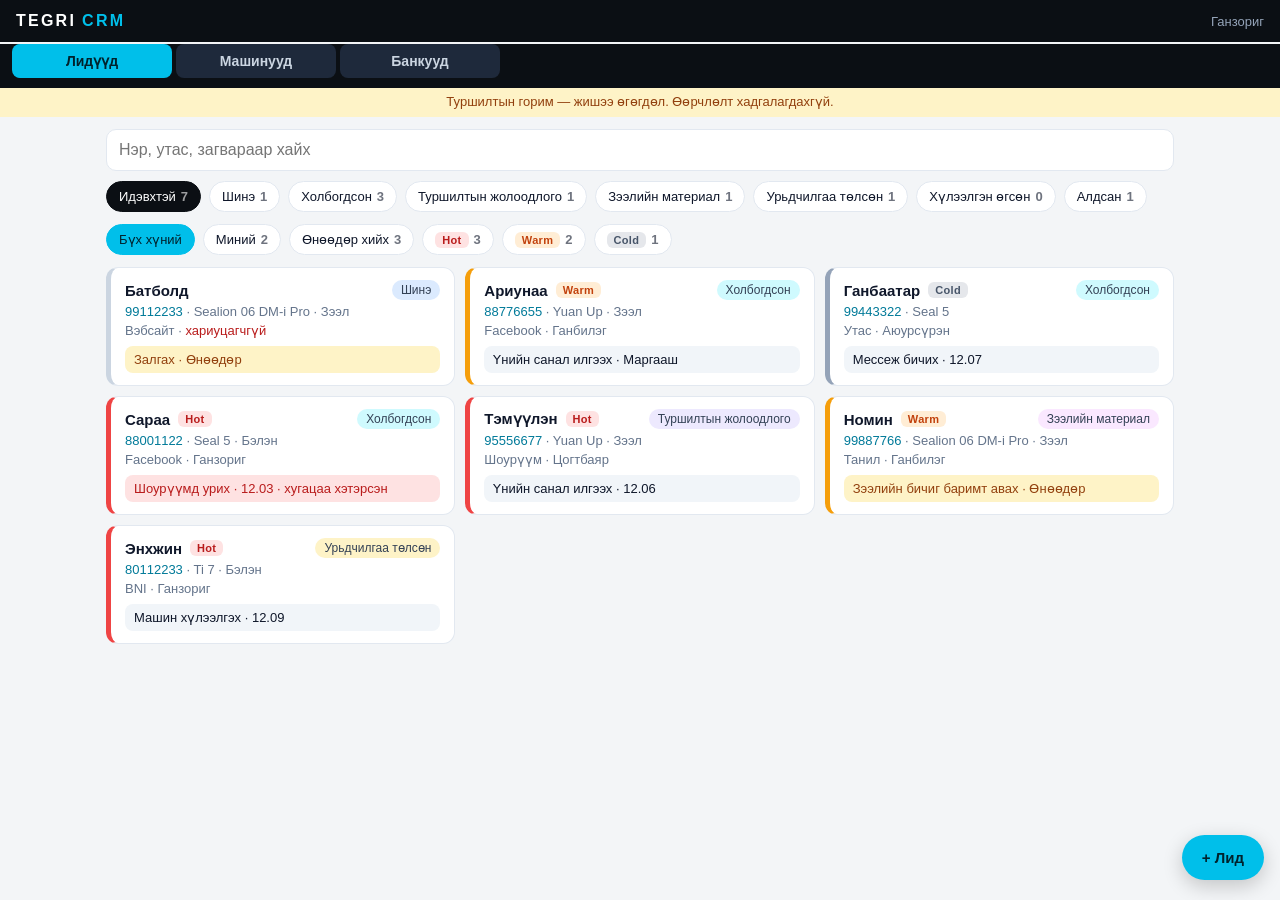
<file: crm/Index.html>
<!DOCTYPE html>
<html lang="mn">
<head>
<base target="_top">
<meta charset="utf-8">
<meta name="viewport" content="width=device-width, initial-scale=1, maximum-scale=1, viewport-fit=cover">
<title>Tegri CRM</title>
<style>
:root{--bg:#f3f5f7;--card:#fff;--ink:#0f172a;--muted:#64748b;--line:#e2e8f0;--accent:#00bfea;--accent-ink:#007a99;--dark:#0b0f14;--red:#b91c1c;--red-bg:#fee2e2;--amber:#92400e;--amber-bg:#fef3c7}
*{box-sizing:border-box}
html,body{overflow-x:hidden;-webkit-text-size-adjust:100%;text-size-adjust:100%}
input,select,textarea{font-size:16px!important}
body{margin:0;font-family:-apple-system,BlinkMacSystemFont,"Segoe UI",Roboto,Arial,sans-serif;background:var(--bg);color:var(--ink);font-size:15px;-webkit-text-size-adjust:100%}
header{position:sticky;top:0;z-index:5;background:var(--dark);color:#fff;padding:12px 16px;display:flex;align-items:center;gap:10px}
.brand{font-weight:800;letter-spacing:.14em;font-size:16px}
.brand span{color:var(--accent);margin-left:6px}
.me{margin-left:auto;font-size:13px;color:#94a3b8}
.banner{display:none;background:var(--amber-bg);color:var(--amber);font-size:13px;padding:8px 16px;text-align:center}
.wrap{max-width:1100px;margin:0 auto;padding:12px 16px 0}
.search{width:100%;padding:11px 12px;border:1px solid var(--line);border-radius:10px;font-size:16px;background:#fff}
.chips{display:flex;gap:8px;overflow-x:auto;padding:10px 0 2px;scrollbar-width:none}
.chips::-webkit-scrollbar{display:none}
.chip{flex:0 0 auto;border:1px solid var(--line);background:#fff;border-radius:999px;padding:7px 12px;font-size:13px;cursor:pointer;white-space:nowrap;color:var(--ink)}
.chip.on{background:var(--dark);color:#fff;border-color:var(--dark)}
.chip b{font-weight:600;margin-left:5px;opacity:.6}
.chip.q.on{background:var(--accent);border-color:var(--accent);color:#00222c}
main{max-width:1100px;margin:0 auto;padding:10px 16px 100px;display:grid;gap:10px;grid-template-columns:repeat(auto-fill,minmax(300px,1fr))}
.card{background:var(--card);border:1px solid var(--line);border-left:5px solid #cbd5e1;border-radius:12px;padding:12px 14px;cursor:pointer}
.card.i-Hot{border-left-color:#ef4444}
.card.i-Warm{border-left-color:#f59e0b}
.card.i-Cold{border-left-color:#94a3b8}
.tag{font-size:11px;font-weight:700;padding:2px 7px;border-radius:6px;letter-spacing:.03em}
.tag.Hot{background:#fee2e2;color:#b91c1c}
.tag.Warm{background:#ffedd5;color:#c2410c}
.tag.Cold{background:#e5e7eb;color:#475569}
.seg{display:flex;gap:6px}
.seg button{flex:1;padding:10px 0;border:1px solid var(--line);border-radius:8px;background:#fff;font-size:15px;font-weight:600;cursor:pointer;color:var(--muted)}
.seg button.on.Hot{background:#ef4444;border-color:#ef4444;color:#fff}
.seg button.on.Warm{background:#f59e0b;border-color:#f59e0b;color:#fff}
.seg button.on.Cold{background:#64748b;border-color:#64748b;color:#fff}
.hint{font-size:12px;color:var(--muted);margin-top:6px;line-height:1.45}
.chip.hot.on{background:#ef4444;border-color:#ef4444;color:#fff}
.card:hover{border-color:var(--accent)}
.row{display:flex;align-items:center;gap:8px}
.name{font-weight:600}
.pill{font-size:12px;padding:3px 9px;border-radius:999px;background:#eef2f7;color:#334155;margin-left:auto;white-space:nowrap}
.meta{color:var(--muted);font-size:13px;margin-top:4px}
.next{font-size:13px;margin-top:8px;padding:6px 9px;border-radius:8px;background:#f1f5f9}
.next.over{background:var(--red-bg);color:var(--red)}
.next.today{background:var(--amber-bg);color:var(--amber)}
a.tel{color:var(--accent-ink);text-decoration:none;font-weight:500}
.fab{position:fixed;right:16px;bottom:20px;z-index:6;background:var(--accent);color:#00222c;border:0;border-radius:999px;padding:14px 20px;font-weight:700;font-size:15px;box-shadow:0 6px 20px rgba(0,0,0,.2);cursor:pointer}
.empty{grid-column:1/-1;text-align:center;color:var(--muted);padding:48px 0}
.overlay{position:fixed;inset:0;background:rgba(0,0,0,.45);display:none;z-index:10;align-items:flex-end;justify-content:center}
.overlay.open{display:flex}
.sheet{background:#fff;width:100%;max-width:640px;max-height:92vh;overflow-y:auto;overflow-x:hidden;overscroll-behavior:contain;border-radius:16px 16px 0 0;padding:16px 16px 24px}
@media(min-width:700px){.overlay{align-items:center}.sheet{border-radius:16px}}
.sheet h2{margin:0 0 14px;font-size:18px;display:flex;align-items:center;gap:8px}
.x{margin-left:auto;background:none;border:0;font-size:26px;line-height:1;cursor:pointer;color:var(--muted)}
.grid{display:grid;grid-template-columns:minmax(0,1fr) minmax(0,1fr);gap:10px}
.grid>div{min-width:0}
.full{grid-column:1/-1}
input[type=date]{-webkit-appearance:none;appearance:none;min-width:0;max-width:100%;display:block;min-height:42px;text-align:left}
input[type=date]::-webkit-date-and-time-value{text-align:left}
label{font-size:12px;color:var(--muted);display:block;margin-bottom:4px}
input,select,textarea{width:100%;max-width:100%;min-width:0;padding:10px;border:1px solid var(--line);border-radius:8px;font-size:16px;font-family:inherit;background:#fff;color:var(--ink)}
textarea{min-height:76px;resize:vertical}
.btn{background:var(--dark);color:#fff;border:0;border-radius:10px;padding:12px 16px;font-size:15px;font-weight:600;cursor:pointer;width:100%}
.btn.alt{background:#e2e8f0;color:var(--ink)}
.btn:disabled{opacity:.5}
.mt{margin-top:12px}
h3{font-size:14px;margin:22px 0 8px}
.log{border-left:2px solid var(--line);padding-left:12px}
.log div{margin-bottom:12px;font-size:14px;white-space:pre-wrap}
.log small{display:block;color:var(--muted);font-size:12px;margin-top:2px}
.log .sys{color:var(--muted)}
.toast{position:fixed;left:50%;bottom:84px;transform:translateX(-50%);background:var(--dark);color:#fff;padding:10px 16px;border-radius:10px;font-size:14px;display:none;z-index:30;max-width:90vw}
.views{position:sticky;top:44px;z-index:4;background:var(--dark);display:flex;gap:4px;padding:0 12px 10px}
.views button{flex:1;max-width:160px;background:#1e293b;color:#cbd5e1;border:0;border-radius:8px;padding:9px 0;font-size:14px;font-weight:600;cursor:pointer}
.views button.on{background:var(--accent);color:#00222c}
.cat{max-width:1100px;margin:0 auto;padding:14px 16px 100px;display:none;gap:10px;grid-template-columns:repeat(auto-fill,minmax(300px,1fr))}
.cat.show{display:grid}
.ccard{background:#fff;border:1px solid var(--line);border-radius:12px;overflow:hidden;cursor:pointer;display:flex;gap:12px;align-items:center;padding:10px}
.ccard:hover{border-color:var(--accent)}
.ccard .th{width:96px;height:64px;flex:0 0 96px;border-radius:8px;background:#e2e8f0 center/cover no-repeat;display:flex;align-items:center;justify-content:center;color:#94a3b8;font-size:11px;text-align:center;font-weight:700}
.ccard .th.logo{background-size:contain;background-color:#fff;border:1px solid var(--line)}
.ccard .t{min-width:0;flex:1}
.ccard .nm{font-weight:600;white-space:nowrap;overflow:hidden;text-overflow:ellipsis}
.off{font-size:11px;font-weight:700;padding:2px 7px;border-radius:6px;background:#e5e7eb;color:#475569}
.cat-note{grid-column:1/-1;font-size:13px;color:var(--muted);line-height:1.5}
.slot{border:1px dashed #cbd5e1;border-radius:10px;padding:10px;display:flex;gap:10px;align-items:center}
.slot .pv{width:110px;height:70px;flex:0 0 110px;border-radius:6px;background:#f1f5f9 center/cover no-repeat;display:flex;align-items:center;justify-content:center;font-size:11px;color:#94a3b8;text-align:center;overflow:hidden;word-break:break-all;padding:4px}
.slot .pv.has{color:transparent}
.slot .pv.logo{background-size:contain}
.slot .info{min-width:0;flex:1;font-size:12px;color:var(--muted);line-height:1.4}
.slot .info b{display:block;color:var(--ink);font-size:13px;margin-bottom:2px}
.sbtn{display:inline-block;margin-top:6px;margin-right:6px;background:#e2e8f0;border:0;border-radius:7px;padding:7px 10px;font-size:13px;font-weight:600;cursor:pointer;color:var(--ink)}
.sbtn.rm{background:none;color:var(--red);padding:7px 4px}
.gal{display:grid;gap:8px}
.gi{display:flex;gap:8px;align-items:center}
.gi .pv{width:72px;height:48px;flex:0 0 72px;border-radius:6px;background:#f1f5f9 center/cover no-repeat}
.gi input{flex:1}
.ks{display:grid;grid-template-columns:minmax(0,1fr) 70px minmax(0,2fr);gap:6px;margin-bottom:6px}
.ks input{padding:8px}
.chk{display:flex;align-items:center;gap:8px;font-size:14px;color:var(--ink);margin:0}
.chk input{width:20px;height:20px;flex:0 0 20px}
.btn.del{background:none;color:var(--red);border:1px solid #fecaca;margin-top:10px}
.busy{pointer-events:none}
.busy>*{opacity:.45;transition:opacity .2s}
.rule{display:grid;grid-template-columns:minmax(0,1fr) minmax(0,1fr) 28px;gap:6px;padding:8px 0;border-bottom:1px dashed var(--line);align-items:center}
.rule select,.rule input{padding:8px 6px}
.rule .ln{grid-column:1/-1;display:flex;align-items:center;gap:6px;font-size:13px;color:var(--muted);flex-wrap:wrap}
.rule .ln input{width:64px;flex:0 0 64px}
</style>
</head>
<body>
<header><div class="brand">TEGRI<span>CRM</span></div><div class="me" id="me"></div></header>
<nav class="views" id="views"><button class="on" data-v="leads">Лидүүд</button><button data-v="cars">Машинууд</button><button data-v="banks">Банкууд</button></nav>
<div class="banner" id="banner">Туршилтын горим — жишээ өгөгдөл. Өөрчлөлт хадгалагдахгүй.</div>
<div class="wrap">
  <input class="search" id="q" type="search" placeholder="Нэр, утас, загвараар хайх">
  <div class="chips" id="chips"></div>
  <div class="chips" id="quick"></div>
</div>
<main id="list"><div class="empty">Ачаалж байна…</div></main>
<section class="cat" id="cat"></section>
<button class="fab" id="add">+ Лид</button>
<div class="overlay" id="ov"><div class="sheet" id="sheet"></div></div>
<div class="toast" id="toast"></div>

<script>
const DEMO = !(window.google && google.script && google.script.run);
const STATUS_COLOR = {'Шинэ':'#dbeafe','Холбогдсон':'#cffafe','Туршилтын жолоодлого':'#ede9fe','Зээлийн материал':'#fae8ff','Урьдчилгаа төлсөн':'#fef3c7','Хүлээлгэн өгсөн':'#dcfce7','Алдсан':'#e5e7eb'};
const $ = s => document.querySelector(s);
const esc = s => String(s == null ? '' : s).replace(/[&<>"']/g, c => ({'&':'&amp;','<':'&lt;','>':'&gt;','"':'&quot;',"'":'&#39;'}[c]));
const pad = n => String(n).padStart(2, '0');
const dstr = d => d.getFullYear() + '-' + pad(d.getMonth() + 1) + '-' + pad(d.getDate());
const today = () => dstr(new Date());
let S = null, cur = null;
const F = { status: 'Идэвхтэй', quick: '', q: '', interest: '' };
const INTEREST_HINT = 'Hot — загвар сонгосон, мөнгө/зээл бэлэн, 1 сарын дотор авна эсвэл шоурүүмд ирсэн<br>Warm — сонирхож байгаа, хугацаа тодорхойгүй, зээлээ шалгаж байгаа<br>Cold — зөвхөн үнэ асуусан, "дараа болъё" гэсэн';
const irank = v => ({Hot: 0, Warm: 1, '': 1.5, Cold: 2})[v || ''] ?? 1.5;

/* ---------- Жишээ өгөгдөл (зөвхөн урьдчилан харахад) ---------- */
const Demo = (() => {
  const d = n => { const x = new Date(); x.setDate(x.getDate() + n); return dstr(x); };
  const now = () => today() + ' ' + pad(new Date().getHours()) + ':' + pad(new Date().getMinutes());
  const L = (id, c, name, phone, source, model, payment, status, owner, nextAction, actionDate, interest, lostReason) =>
    ({id, created: d(c) + ' 10:15', name, phone, email: '', source, model, payment, status, owner, nextAction, actionDate, interest: interest || '', lostReason: lostReason || '', updated: '', updatedBy: ''});
  const leads = [
    L('T1', 0, 'Батболд', '99112233', 'Вэбсайт', 'Sealion 06 DM-i Pro', 'Зээл', 'Шинэ', '', 'Залгах', d(0)),
    L('T2', -3, 'Сараа', '88001122', 'Facebook', 'Seal 5', 'Бэлэн', 'Холбогдсон', 'Ганзориг', 'Шоурүүмд урих', d(-1), 'Hot'),
    L('T7', -2, 'Ганбаатар', '99443322', 'Утас', 'Seal 5', 'Тодорхойгүй', 'Холбогдсон', 'Аюурсүрэн', 'Мессеж бичих', d(3), 'Cold'),
    L('T8', -1, 'Ариунаа', '88776655', 'Facebook', 'Yuan Up', 'Зээл', 'Холбогдсон', 'Ганбилэг', 'Үнийн санал илгээх', d(1), 'Warm'),
    L('T3', -4, 'Тэмүүлэн', '95556677', 'Шоурүүм', 'Yuan Up', 'Зээл', 'Туршилтын жолоодлого', 'Цогтбаяр', 'Үнийн санал илгээх', d(2), 'Hot'),
    L('T4', -6, 'Номин', '99887766', 'Танил', 'Sealion 06 DM-i Pro', 'Зээл', 'Зээлийн материал', 'Ганбилэг', 'Зээлийн бичиг баримт авах', d(0), 'Warm'),
    L('T5', -9, 'Энхжин', '80112233', 'BNI', 'Ti 7', 'Бэлэн', 'Урьдчилгаа төлсөн', 'Ганзориг', 'Машин хүлээлгэх', d(5), 'Hot'),
    L('T6', -12, 'Мөнхбат', '99001100', 'Facebook', 'Seal 5', 'Зээл', 'Алдсан', 'Аюурсүрэн', '', '', 'Cold', 'Үнэ өндөр санагдсан')
  ];
  const logs = { T2: [{at: d(-2) + ' 15:40', who: 'Ганзориг', type: 'Тэмдэглэл', text: 'Seal 5-ын цагаан өнгө сонирхож байна. Бямба гарагт шоурүүмд ирнэ гэсэн.'}] };
  const log = (id, who, type, text) => { (logs[id] = logs[id] || []).unshift({at: now(), who, type, text}); };
  const CATD = Object.assign({ statuses: ['Бэлэн', 'Тун удахгүй', 'Захиалгаар', 'Зарагдсан'] }, {"cars": [{"id": "sealion-06-dm-i-pro", "name": "BYD Sealion 06 DM-i Pro", "kind": "SUV · Plug-in hybrid", "tag": "SUV", "price": "", "status": "Тун удахгүй", "featured": true, "order": 1, "kicker": "Шинэ · 0 км · Plug-in hybrid SUV", "sub": "Цахилгаан бензин хосолсон дунд оврын SUV", "heroDesktop": "assets/img/sealion06-pro-desktop.jpg", "heroMobile": "assets/img/sealion06-pro-mobile.jpg", "cardImg": "assets/img/sealion06-pro-card.jpg", "gallery": [{"label": "Гадна", "url": "assets/img/sealion06-pro-desktop.jpg"}], "keySpecs": [], "specs": [], "brochure": "", "visible": true, "power": "PHEV"}, {"id": "seal-5", "name": "BYD Seal 5", "kind": "Седан · Plug-in hybrid", "tag": "Седан", "price": 57000000, "status": "Бэлэн", "featured": true, "order": 2, "kicker": "Шинэ · 0 км · Plug-in hybrid седан", "sub": "Цахилгаан бензин хосолсон седан", "heroDesktop": "", "heroMobile": "", "cardImg": "", "gallery": [], "keySpecs": [{"value": "212", "unit": "м.х", "label": "Системийн нийт хүч"}, {"value": "100", "unit": "км", "label": "Зөвхөн цахилгаанаар (WLTP)"}, {"value": "1.7", "unit": "л", "label": "100 км-т зарцуулах бензин"}, {"value": "7.5", "unit": "сек", "label": "0–100 км/ц"}], "specs": [{"label": "Хөдөлгүүр", "value": "1.5 л бензин + цахилгаан мотор (DM-i)"}, {"label": "Батарей", "value": "18.3 кВт·ц, LFP (Blade)"}, {"label": "Урт × өргөн × өндөр", "value": "4780 × 1837 × 1515 мм"}, {"label": "Суудал", "value": "5"}], "brochure": "", "visible": true, "power": "PHEV"}, {"id": "yuan-up", "name": "BYD Yuan Up", "kind": "Кроссовер · Цахилгаан", "tag": "Цахилгаан", "price": "", "status": "Бэлэн", "featured": true, "order": 3, "kicker": "Шинэ · 0 км · Цахилгаан", "sub": "Хотод зориулсан цэвэр цахилгаан кроссовер", "heroDesktop": "", "heroMobile": "", "cardImg": "", "gallery": [], "keySpecs": [], "specs": [], "brochure": "", "visible": true, "power": "EV"}, {"id": "ti-7", "name": "BYD Ti 7", "kind": "SUV", "tag": "SUV", "price": "", "status": "Бэлэн", "featured": true, "order": 4, "kicker": "Шинэ · 0 км · SUV", "sub": "Аялал, гэр бүлд зориулсан том оврын SUV", "heroDesktop": "", "heroMobile": "", "cardImg": "", "gallery": [], "keySpecs": [], "specs": [], "brochure": "", "visible": true, "power": "PHEV"}, {"id": "sealion-06-dm-i", "name": "BYD Sealion 06 DM-i", "kind": "SUV · Plug-in hybrid · Цагаан саарал", "tag": "SUV", "price": "", "status": "Тун удахгүй", "featured": true, "order": 5, "kicker": "Тун удахгүй · Plug-in hybrid SUV", "sub": "Цагаан саарал өнгө · plug-in hybrid SUV", "heroDesktop": "", "heroMobile": "", "cardImg": "", "gallery": [], "keySpecs": [], "specs": [], "brochure": "", "visible": true, "power": "PHEV"}], "banks": [{"id": "golomt", "name": "Голомт банк", "mark": "Г", "type": "Ногоон зээл", "rate": 1.3, "downs": [20, 30, 40, 50, 60, 70], "terms": [30, 36, 48, 60, 72, 84, 96], "rules": [{"inc": "Цалин", "max": 30, "car": "Бүгд", "rate": 1.3, "rateMax": 1.6}, {"inc": "Бизнес", "max": 96, "car": "Бүгд", "rate": 1.3, "rateMax": 1.6}], "notes": ["Урьдчилгаа 20%-аас. Үл хөдлөх хөрөнгө барьцаалбал урьдчилгаагүй.", "Хүү 1.3–1.6%, зээлдэгчийн скорингоос хамаарна.", "Цалингийн орлоготой 30 сар хүртэл, бизнесийн орлоготой 96 сар хүртэл."], "logo": "", "visible": true, "order": 1}, {"id": "tdb", "name": "Төрийн банк", "mark": "Т", "type": "Ногоон зээл", "rate": 1.3, "downs": [0, 10, 20, 30, 40, 50, 60, 70], "terms": [30, 36, 48, 60, 72, 84, 96], "rules": [{"inc": "Цалин", "max": 30, "car": "EV", "rate": 1.3, "rateMax": ""}, {"inc": "Цалин", "max": 30, "car": "PHEV", "rate": 1.6, "rateMax": ""}, {"inc": "Бизнес", "max": 96, "car": "EV", "rate": 1.3, "rateMax": ""}, {"inc": "Бизнес", "max": 96, "car": "PHEV", "rate": 1.6, "rateMax": ""}], "notes": ["Урьдчилгаагүй (0%) авах боломжтой.", "Хүү: цэвэр цахилгаан (EV) 1.3%, хосолмол (PHEV) 1.6%.", "Цалингийн орлоготой 30 сар хүртэл, бизнесийн орлоготой (бизнесдээ ашиглах) 96 сар хүртэл."], "logo": "", "visible": true, "order": 2}, {"id": "tdb-leasing", "name": "Төрийн банк — санхүүгийн түрээс", "mark": "ТЛ", "type": "Санхүүгийн түрээс", "rate": 1.2, "downs": [10, 20, 30, 40, 50, 60, 70], "terms": [30, 36, 48, 60, 72, 84, 96], "rules": [{"inc": "Бизнес", "max": 96, "car": "EV", "rate": 1.2, "rateMax": ""}], "notes": ["Зөвхөн бизнесийн орлоготой, цэвэр цахилгаан (EV) машинд.", "Урьдчилгаа 10–20%-аас, хүү 1.2%, 96 сар хүртэл.", "Зөвхөн Хүннү Моллын эсрэг талд байрлах Бэлманто салбар дээр судлагдана."], "logo": "", "visible": true, "order": 3}, {"id": "khan", "name": "Хаан банк", "mark": "Х", "type": "Ногоон зээл", "rate": 1.3, "downs": [10, 20, 30, 40, 50, 60, 70], "terms": [30, 36, 48, 60, 72, 84, 96], "rules": [{"inc": "Цалин", "max": 30, "car": "Бүгд", "rate": 1.35, "rateMax": ""}, {"inc": "Цалин", "max": 60, "car": "Бүгд", "rate": 1.4, "rateMax": ""}, {"inc": "Бизнес", "max": 96, "car": "Бүгд", "rate": 1.3, "rateMax": ""}], "notes": ["Урьдчилгаа 10%-аас.", "Цалингийн орлоготой: 30 сар хүртэл 1.35%, 31–60 сар 1.4%.", "Бизнесийн орлоготой: 96 сар хүртэл 1.3%."], "logo": "", "visible": true, "order": 4}, {"id": "arig", "name": "Ариг банк", "mark": "А", "type": "Автомашины зээл", "rate": 1.3, "downs": [10, 20, 30], "terms": [24, 36, 48, 60, 72], "rules": [], "notes": ["Нөхцөл бөглөгдөөгүй"], "logo": "", "visible": false, "order": 5}, {"id": "bers", "name": "Бэрс ББСБ", "mark": "Б", "type": "ББСБ-ын зээл", "rate": 1.3, "downs": [20, 30, 40], "terms": [12, 24, 36, 48], "rules": [], "notes": ["Нөхцөл бөглөгдөөгүй"], "logo": "", "visible": false, "order": 6}]});
  CATD.cars.forEach(c => { c.price = c.price || null; });
  const slugD = n => String(n).toLowerCase().replace(/[^a-z0-9]+/g, '-') || ('x' + Date.now());
  const numsD = v => String(v).split(/[,\s]+/).map(Number).filter(n => n > 0);
  const upd = (arr, o) => { const i = arr.findIndex(x => x.id === o.id); if (i >= 0) arr[i] = o; else arr.push(o); arr.sort((a, b) => a.order - b.order); return arr; };
  return {
    apiBootstrap: () => ({ me: {name: 'Ганзориг'}, members: ['Ганзориг', 'Аюурсүрэн', 'Цогтбаяр', 'Ганбилэг'],
      statuses: Object.keys(STATUS_COLOR), closed: ['Хүлээлгэн өгсөн', 'Алдсан'],
      actions: ['Залгах','Мессеж бичих','Үнийн санал илгээх','Шоурүүмд урих','Зээлийн бичиг баримт авах','Гэрээ байгуулах','Машин хүлээлгэх'],
      sources: ['Вэбсайт','Facebook','Утас','Шоурүүм','Танил','BNI','Бусад'], payments: ['Бэлэн','Зээл','Тодорхойгүй'], interests: ['Hot','Warm','Cold'],
      models: ['Seal 5','Sealion 06 DM-i Pro','Yuan Up','Ti 7'], leads }),
    apiGetLeads: () => leads,
    apiGetLog: id => logs[id] || [],
    apiSaveLead: o => {
      if (!o.id) { const l = Object.assign({}, o, {id: 'T' + Date.now(), created: now(), updated: now(), updatedBy: 'Ганзориг'}); leads.unshift(l); log(l.id, 'Ганзориг', 'Үүсгэсэн', 'Лид бүртгэв (' + l.source + ')'); return l; }
      const i = leads.findIndex(x => x.id === o.id), old = leads[i];
      if (old.status !== o.status) log(o.id, 'Ганзориг', 'Төлөв', old.status + ' → ' + o.status);
      if (old.interest !== o.interest) log(o.id, 'Ганзориг', 'Сонирхол', (old.interest || '—') + ' → ' + (o.interest || '—'));
      leads[i] = Object.assign({}, old, o, {updated: now(), updatedBy: 'Ганзориг'}); return leads[i];
    },
    apiAddNote: (id, t) => { log(id, 'Ганзориг', 'Тэмдэглэл', t); return logs[id]; },
    apiCatalog: () => CATD,
    apiSaveCar: o => upd(CATD.cars, Object.assign({}, o, { price: Number(o.price) || null, id: o.id || slugD(o.name) })),
    apiDeleteCar: id => (CATD.cars = CATD.cars.filter(x => x.id !== id)),
    apiSaveBank: o => upd(CATD.banks, Object.assign({}, o, { rules: o.rules || [], id: o.id || slugD(o.name), downs: numsD(o.downs), terms: numsD(o.terms), notes: String(o.notes || '').split('\n').filter(Boolean) })),
    apiDeleteBank: id => (CATD.banks = CATD.banks.filter(x => x.id !== id)),
    apiUpload: (name, mime, b64) => 'https://demo.local/' + name
  };
})();

function api(fn, ...args) {
  if (DEMO) return new Promise((res, rej) => setTimeout(() => {
    try { res(JSON.parse(JSON.stringify(Demo[fn](...args)))); } catch (e) { rej(e); }
  }, 120));
  return new Promise((res, rej) => google.script.run.withSuccessHandler(res).withFailureHandler(rej)[fn](...args));
}

/* ---------- Жагсаалт ---------- */
const isOpen = l => S.closed.indexOf(l.status) < 0;
const isDue = l => isOpen(l) && l.actionDate && l.actionDate <= today();

function fmtDay(s) {
  if (!s) return '';
  const t = today(), tm = new Date(); tm.setDate(tm.getDate() + 1);
  if (s === t) return 'Өнөөдөр';
  if (s === dstr(tm)) return 'Маргааш';
  return s.slice(5).replace('-', '.');
}

const inStatus = l => F.status === 'Идэвхтэй' ? isOpen(l) : l.status === F.status;

function renderChips() {
  const cnt = s => S.leads.filter(l => s === 'Идэвхтэй' ? isOpen(l) : l.status === s).length;
  $('#chips').innerHTML = ['Идэвхтэй'].concat(S.statuses).map(s =>
    `<button class="chip ${F.status === s ? 'on' : ''}" data-s="${esc(s)}">${esc(s)}<b>${cnt(s)}</b></button>`).join('');
  const mine = S.leads.filter(l => isOpen(l) && l.owner === S.me.name).length;
  const due = S.leads.filter(isDue).length;
  const ic = v => S.leads.filter(l => inStatus(l) && l.interest === v).length;
  $('#quick').innerHTML = [['', 'Бүх хүний'], ['mine', 'Миний', mine], ['due', 'Өнөөдөр хийх', due]].map(q =>
    `<button class="chip q ${F.quick === q[0] ? 'on' : ''}" data-q="${q[0]}">${q[1]}${q[2] != null ? '<b>' + q[2] + '</b>' : ''}</button>`).join('') +
    S.interests.map(v => `<button class="chip hot ${F.interest === v ? 'on' : ''}" data-i="${v}"><span class="tag ${v}">${v}</span><b>${ic(v)}</b></button>`).join('');
}

function visible() {
  const q = F.q.trim().toLowerCase();
  const v = S.leads.filter(l => {
    if (!inStatus(l)) return false;
    if (F.interest && l.interest !== F.interest) return false;
    if (F.quick === 'mine' && l.owner !== S.me.name) return false;
    if (F.quick === 'due' && !isDue(l)) return false;
    if (q && [l.name, l.phone, l.email, l.model, l.id].join(' ').toLowerCase().indexOf(q) < 0) return false;
    return true;
  });
  // Хамгийн сүүлд бүртгэгдсэн нь эхэндээ (Хугацаа хэтэрсэн шүүлтүүрт — огноогоор)
  return v.sort((a, b) => F.quick === 'due'
    ? String(a.actionDate).localeCompare(String(b.actionDate))
    : String(b.created).localeCompare(String(a.created)));
}

function card(l) {
  const t = today();
  let next = '';
  if (l.nextAction || l.actionDate) {
    const cls = isOpen(l) && l.actionDate ? (l.actionDate < t ? 'over' : l.actionDate === t ? 'today' : '') : '';
    next = `<div class="next ${cls}">${esc(l.nextAction || 'Үйлдэл')}${l.actionDate ? ' · ' + esc(fmtDay(l.actionDate)) : ''}${cls === 'over' ? ' · хугацаа хэтэрсэн' : ''}</div>`;
  }
  const extra = [l.model, l.payment && l.payment !== 'Тодорхойгүй' ? l.payment : ''].filter(Boolean).map(esc).join(' · ');
  const iv = S.interests.indexOf(l.interest) >= 0 ? l.interest : '';
  return `<div class="card ${iv ? 'i-' + iv : ''}" data-id="${esc(l.id)}">
    <div class="row"><span class="name">${l.name ? esc(l.name) : '<span style="color:var(--muted)">Нэргүй</span>'}</span>${iv ? `<span class="tag ${iv}">${iv}</span>` : ''}<span class="pill" style="background:${STATUS_COLOR[l.status] || '#eef2f7'}">${esc(l.status)}</span></div>
    <div class="meta"><a class="tel" href="tel:${esc(l.phone)}">${esc(l.phone)}</a>${extra ? ' · ' + extra : ''}</div>
    <div class="meta">${esc(l.source)} · ${l.owner ? esc(l.owner) : '<span style="color:var(--red)">хариуцагчгүй</span>'}${l.status === 'Алдсан' && l.lostReason ? ' · ' + esc(l.lostReason) : ''}</div>
    ${next}</div>`;
}

function renderList() {
  const v = visible();
  $('#list').innerHTML = v.length ? v.map(card).join('') : '<div class="empty">Энд лид алга</div>';
}
function rerender() { renderChips(); renderList(); }

/* ---------- Лидийн карт ---------- */
const opt = (list, v, blank) => (blank ? '<option value=""></option>' : '') +
  list.map(x => `<option ${x === v ? 'selected' : ''}>${esc(x)}</option>`).join('');

function openLead(id) {
  const l = id ? S.leads.find(x => x.id === id) : {
    name: '', phone: '', email: '', source: 'Утас', model: '', payment: 'Тодорхойгүй', status: 'Шинэ',
    owner: S.me.name, nextAction: 'Залгах', actionDate: today(), lostReason: '', interest: ''
  };
  if (!l) return;
  cur = id || null;
  const models = l.model && S.models.indexOf(l.model) < 0 ? S.models.concat([l.model]) : S.models;
  const owners = l.owner && S.members.indexOf(l.owner) < 0 ? S.members.concat([l.owner]) : S.members;
  $('#sheet').innerHTML = `
    <h2><span id="ttl">${id ? esc(l.name || l.phone) : 'Шинэ лид'}</span><button class="x" onclick="closeSheet()" aria-label="Хаах">×</button></h2>
    <div class="grid">
      <div class="full"><label>Төлөв</label><select id="f_status" onchange="toggleLost()">${opt(S.statuses, l.status)}</select></div>
      <div class="full"><label>Сонирхол</label>
        <div class="seg" id="f_interest" data-v="${esc(l.interest || '')}">${S.interests.map(v =>
          `<button type="button" class="${v} ${l.interest === v ? 'on' : ''}" data-v="${v}">${v}</button>`).join('')}</div>
        <div class="hint">${INTEREST_HINT}</div></div>
      <div><label>Нэр</label><input id="f_name" value="${esc(l.name)}" autocomplete="off"></div>
      <div><label>Утас *</label><input id="f_phone" type="tel" value="${esc(l.phone)}"></div>
      <div class="full"><label>Имэйл</label><input id="f_email" type="email" value="${esc(l.email)}"></div>
      <div><label>Загвар</label><select id="f_model">${opt(models, l.model, true)}</select></div>
      <div><label>Төлбөр</label><select id="f_payment">${opt(S.payments, l.payment)}</select></div>
      <div><label>Эх сурвалж</label><select id="f_source">${opt(S.sources, l.source)}</select></div>
      <div><label>Хариуцагч</label><select id="f_owner">${opt(owners, l.owner, true)}</select></div>
      <div><label>Дараагийн үйлдэл</label><select id="f_nextAction">${opt(S.actions, l.nextAction, true)}</select></div>
      <div><label>Огноо</label><input id="f_actionDate" type="date" value="${esc(l.actionDate)}"></div>
      <div class="full" id="lostWrap"><label>Алдсан шалтгаан</label><input id="f_lostReason" value="${esc(l.lostReason)}"></div>
    </div>
    <button class="btn mt" id="saveBtn" onclick="save()">Хадгалах</button>
    ${id ? `<h3>Тэмдэглэл нэмэх</h3>
      <textarea id="note" placeholder="Юу ярилцсан, хэрэглэгч юу хүссэн…"></textarea>
      <button class="btn alt mt" id="noteBtn" onclick="addNote()">Тэмдэглэл нэмэх</button>
      <h3>Түүх</h3><div class="log" id="log"><div class="sys">Ачаалж байна…</div></div>` : ''}`;
  toggleLost();
  $('#f_interest').addEventListener('click', e => {
    const b = e.target.closest('button'); if (!b) return;
    const seg = $('#f_interest'), v = seg.dataset.v === b.dataset.v ? '' : b.dataset.v;
    seg.dataset.v = v;
    seg.querySelectorAll('button').forEach(x => x.classList.toggle('on', x.dataset.v === v));
  });
  $('#ov').classList.add('open');
  if (id) loadLog(id);
}
function toggleLost() { $('#lostWrap').style.display = $('#f_status').value === 'Алдсан' ? '' : 'none'; }
function closeSheet() { $('#ov').classList.remove('open'); cur = null; curItem = null; }

async function save() {
  const g = k => $('#f_' + k).value.trim();
  const o = { id: cur, name: g('name'), phone: g('phone'), email: g('email'), source: g('source'), model: g('model'),
    payment: g('payment'), status: g('status'), owner: g('owner'), nextAction: g('nextAction'), actionDate: g('actionDate'),
    lostReason: g('status') === 'Алдсан' ? g('lostReason') : '', interest: $('#f_interest').dataset.v || '' };
  if (!o.phone) return toast('Утасны дугаар заавал бөглөнө');
  if (o.status === 'Алдсан' && !o.lostReason) return toast('Алдсан шалтгааныг бичнэ үү');
  const btn = $('#saveBtn'); btn.disabled = true;
  try {
    const saved = await api('apiSaveLead', o);
    const i = S.leads.findIndex(x => x.id === saved.id);
    if (i >= 0) S.leads[i] = saved; else S.leads.unshift(saved);
    rerender();
    toast('Хадгаллаа');
    if (!cur) openLead(saved.id); else { $('#ttl').textContent = saved.name || saved.phone; loadLog(saved.id); }
  } catch (e) { toast('Алдаа: ' + (e.message || e)); }
  finally { if ($('#saveBtn')) $('#saveBtn').disabled = false; }
}

async function loadLog(id) {
  try { renderLog(await api('apiGetLog', id)); }
  catch (e) { $('#log').innerHTML = '<div class="sys">Түүх ачаалж чадсангүй</div>'; }
}
function renderLog(items) {
  if (!$('#log')) return;
  $('#log').innerHTML = items.length ? items.map(x => `<div class="${x.type === 'Тэмдэглэл' ? '' : 'sys'}">${esc(x.text)}<small>${esc(x.who)} · ${esc(x.at)}${x.type !== 'Тэмдэглэл' ? ' · ' + esc(x.type) : ''}</small></div>`).join('')
    : '<div class="sys">Түүх алга</div>';
}
async function addNote() {
  const t = $('#note').value.trim();
  if (!t) return;
  const btn = $('#noteBtn'); btn.disabled = true;
  try { renderLog(await api('apiAddNote', cur, t)); $('#note').value = ''; toast('Тэмдэглэл нэмэгдлээ'); }
  catch (e) { toast('Алдаа: ' + (e.message || e)); }
  finally { btn.disabled = false; }
}

let toastT;
function toast(m) { const el = $('#toast'); el.textContent = m; el.style.display = 'block'; clearTimeout(toastT); toastT = setTimeout(() => el.style.display = 'none', 2400); }

/* ---------- Вэбсайтын машин, банк ---------- */
let VIEW = 'leads', CAT = null, curItem = null;
const IMG = {
  heroDesktop: { t: 'Баннер — компьютер', s: '2560×1440, машин баруун талд, дээд хэсэг бараан', w: 2560, h: 1440 },
  heroMobile: { t: 'Баннер — утас', s: '1170×1920, машин доод хагаст', w: 1170, h: 1920 },
  cardImg: { t: 'Картын зураг', s: '1200×900, машин голдоо, цагаан/саарал дэвсгэр', w: 1200, h: 900 },
  gallery: { w: 1920, h: 1200 },
  logo: { t: 'Лого', s: 'PNG, тунгалаг дэвсгэртэй байвал сайн', w: 400, h: 400, png: true }
};
const money = n => n ? Number(n).toLocaleString('en-US').replace(/,/g, ',') + '₮' : 'Үнэ оруулаагүй';
const SITE_URL = 'https://tegrimotors.mn/';
const abs = u => /^assets\//.test(u || '') ? SITE_URL + u : (u || '');
const isUrl = u => /^(https:\/\/|assets\/)/.test(u || '');
const bg = u => isUrl(u) ? `background-image:url('${esc(abs(u))}')` : '';

function setView(v) {
  VIEW = v;
  document.querySelectorAll('#views button').forEach(b => b.classList.toggle('on', b.dataset.v === v));
  const leads = v === 'leads';
  document.querySelector('.wrap').style.display = leads ? '' : 'none';
  $('#list').style.display = leads ? '' : 'none';
  $('#cat').classList.toggle('show', !leads);
  $('#add').textContent = leads ? '+ Лид' : v === 'cars' ? '+ Машин' : '+ Банк';
  if (!leads) loadCatalog();
  window.scrollTo(0, 0);
}
async function loadCatalog() {
  if (!CAT) $('#cat').innerHTML = '<div class="empty">Ачаалж байна…</div>';
  try { CAT = await api('apiCatalog'); renderCat(); }
  catch (e) { $('#cat').innerHTML = '<div class="empty">Ачаалж чадсангүй: ' + esc(e.message || e) + '<br>setupCatalog() ажиллуулсан эсэхээ шалгана уу.</div>'; }
}
function renderCat() {
  if (!CAT || VIEW === 'leads') return;
  const off = x => x.visible ? '' : ' <span class="off">Нуусан</span>';
  if (VIEW === 'cars') {
    $('#cat').innerHTML = '<div class="cat-note">Энд засахад вэбсайт 5 минутын дотор шинэчлэгдэнэ. Эрэмбээр нь сайтад харагдана.</div>' +
      (CAT.cars.map(c => `<div class="ccard" data-id="${esc(c.id)}"><div class="th" style="${bg(c.cardImg || c.heroDesktop)}">${isUrl(c.cardImg || c.heroDesktop) ? '' : (c.cardImg || c.heroDesktop) ? 'Сайтын<br>зураг' : 'Зураг<br>алга'}</div>
        <div class="t"><div class="nm">${esc(c.name)}${off(c)}</div><div class="meta">${esc(money(c.price))}</div>
        <div class="meta">${esc(c.status)} · #${c.order}${c.featured ? ' · Баннерт' : ''}</div></div></div>`).join('') || '<div class="empty">Машин алга</div>');
  } else {
    $('#cat').innerHTML = '<div class="cat-note">Зээлийн тооцоолуурт харагдах банк, ББСБ. Хүү нь сарын хүү (%).</div>' +
      (CAT.banks.map(b => `<div class="ccard" data-id="${esc(b.id)}"><div class="th logo" style="${bg(b.logo)}">${isUrl(b.logo) ? '' : esc(b.mark || '')}</div>
        <div class="t"><div class="nm">${esc(b.name)}${off(b)}</div><div class="meta">${esc(b.type)} · ${rateRange(b)} / сар</div>
        <div class="meta">Урьдчилгаа ${b.downs.join(', ')}% · ${b.terms.join(', ')} сар</div></div></div>`).join('') || '<div class="empty">Банк алга</div>');
  }
}

function slot(key, url) {
  const m = IMG[key], has = !!url;
  return `<div class="slot" data-k="${key}"><div class="pv ${has && isUrl(url) ? 'has' : ''} ${m.png ? 'logo' : ''}" style="${bg(url)}">${has ? (isUrl(url) ? '' : esc(url)) : 'Зураггүй'}</div>
    <div class="info"><b>${m.t}</b>${m.s}<br><button type="button" class="sbtn" data-up="${key}">${has ? 'Солих' : 'Зураг оруулах'}</button>${has ? `<button type="button" class="sbtn rm" data-rm="${key}">Хасах</button>` : ''}</div>
    <input type="hidden" id="i_${key}" value="${esc(url || '')}"></div>`;
}
function galItem(g) {
  return `<div class="gi"><div class="pv" style="${bg(g.url)}"></div><input class="g-label" value="${esc(g.label || '')}" placeholder="Гарчиг (Гадна, Салон…)"><input type="hidden" class="g-url" value="${esc(g.url)}"><button type="button" class="sbtn rm" data-grm>×</button></div>`;
}
function ksRows(list) {
  let h = '';
  for (let i = 0; i < 4; i++) {
    const k = list[i] || {};
    h += `<div class="ks"><input class="k-v" value="${esc(k.value || '')}" placeholder="212"><input class="k-u" value="${esc(k.unit || '')}" placeholder="м.х"><input class="k-l" value="${esc(k.label || '')}" placeholder="Нийт хүч"></div>`;
  }
  return h;
}

function openCar(id) {
  const c = id ? CAT.cars.find(x => x.id === id) : { id: '', name: '', kind: '', tag: '', price: '', status: 'Бэлэн', visible: true, featured: true,
    order: (CAT.cars.length ? Math.max(...CAT.cars.map(x => x.order)) : 0) + 1, kicker: 'Шинэ · 0 км', sub: '', power: 'PHEV', heroDesktop: '', heroMobile: '', cardImg: '', gallery: [], keySpecs: [], specs: [], brochure: '' };
  if (!c) return;
  curItem = c.id || null;
  const tags = Array.from(new Set(['SUV', 'Седан', 'Цахилгаан', 'Hybrid'].concat(CAT.cars.map(x => x.tag).filter(Boolean))));
  $('#sheet').innerHTML = `
    <h2><span>${id ? esc(c.name) : 'Шинэ машин'}</span><button class="x" onclick="closeSheet()" aria-label="Хаах">×</button></h2>
    <div class="grid">
      <div class="full"><label>Нэр *</label><input id="c_name" value="${esc(c.name)}" placeholder="BYD Seal 5"></div>
      <div><label>Үнэ (₮)</label><input id="c_price" inputmode="numeric" value="${c.price ? Number(c.price).toLocaleString('en-US') : ''}" placeholder="57,000,000"></div>
      <div><label>Төлөв</label><select id="c_status">${opt(CAT.statuses, c.status)}</select></div>
      <div><label>Хөдөлгүүр (хүүд нөлөөлнө)</label><select id="c_power"><option value="PHEV" ${c.power !== 'EV' ? 'selected' : ''}>Хосолмол (PHEV)</option><option value="EV" ${c.power === 'EV' ? 'selected' : ''}>Цэвэр цахилгаан (EV)</option></select></div>
      <div><label>Төрөл</label><input id="c_kind" value="${esc(c.kind)}" placeholder="Седан · Plug-in hybrid"></div>
      <div><label>Шүүлтүүрийн ангилал</label><input id="c_tag" list="taglist" value="${esc(c.tag)}"><datalist id="taglist">${tags.map(t => `<option value="${esc(t)}">`).join('')}</datalist></div>
      <div class="full"><label>Баннерын дээд мөр</label><input id="c_kicker" value="${esc(c.kicker)}"></div>
      <div class="full"><label>Тайлбар</label><input id="c_sub" value="${esc(c.sub)}"></div>
      <div><label>Эрэмбэ</label><input id="c_order" type="number" inputmode="numeric" value="${c.order}"></div>
      <div style="display:flex;flex-direction:column;justify-content:flex-end;gap:8px">
        <label class="chk"><input type="checkbox" id="c_visible" ${c.visible ? 'checked' : ''}> Сайтад харуулах</label>
        <label class="chk"><input type="checkbox" id="c_featured" ${c.featured ? 'checked' : ''}> Нүүрний баннерт</label></div>
    </div>
    <h3>Зураг</h3>
    <div class="gal">${slot('heroDesktop', c.heroDesktop)}${slot('heroMobile', c.heroMobile)}${slot('cardImg', c.cardImg)}</div>
    <h3>Дэлгэрэнгүй хуудасны цомог</h3>
    <div class="gal" id="gal">${c.gallery.map(galItem).join('')}</div>
    <button type="button" class="sbtn" id="galAdd">+ Зураг нэмэх</button> <span class="hint">1920×1200, нэг дор хэд хэдийг сонгож болно</span>
    <h3>Гол үзүүлэлт (4 хүртэл)</h3>
    <div class="hint" style="margin:-4px 0 8px">Утга · нэгж · тайлбар</div>${ksRows(c.keySpecs)}
    <h3>Техникийн үзүүлэлт</h3>
    <textarea id="c_specs" style="min-height:130px" placeholder="Хөдөлгүүр: 1.5 л бензин + цахилгаан мотор&#10;Батарей: 18.3 кВт·ц">${esc(c.specs.map(s => s.label + ': ' + s.value).join('\n'))}</textarea>
    <div class="hint">Мөр бүрт нэг: «Нэр: Утга»</div>
    <h3>Танилцуулга (PDF)</h3>
    <div class="slot"><div class="info"><b>${c.brochure ? '<a class="tel" href="' + esc(c.brochure) + '" target="_blank">PDF нээх</a>' : 'Оруулаагүй'}</b>
      <button type="button" class="sbtn" id="pdfUp">${c.brochure ? 'Солих' : 'PDF оруулах'}</button>${c.brochure ? '<button type="button" class="sbtn rm" id="pdfRm">Хасах</button>' : ''}</div>
      <input type="hidden" id="c_brochure" value="${esc(c.brochure)}"></div>
    <button class="btn mt" id="saveBtn" onclick="saveCar()">Хадгалах</button>
    ${id ? '<button class="btn del" id="delBtn" onclick="delItem(this)">Машиныг устгах</button>' : ''}`;
  $('#c_price').addEventListener('input', e => { const d = e.target.value.replace(/\D/g, ''); e.target.value = d ? Number(d).toLocaleString('en-US') : ''; });
  $('#galAdd').onclick = () => pick('image/*', true, async files => {
    for (const f of files) { const url = await upload(f, IMG.gallery); if (url) $('#gal').insertAdjacentHTML('beforeend', galItem({ label: '', url })); }
  });
  $('#pdfUp').onclick = () => pick('application/pdf', false, async files => {
    const url = await upload(files[0], null); if (url) { $('#c_brochure').value = url; refreshPdf(url); }
  });
  if ($('#pdfRm')) $('#pdfRm').onclick = () => { $('#c_brochure').value = ''; refreshPdf(''); };
  $('#ov').classList.add('open');
}
function refreshPdf(url) {
  const box = $('#c_brochure').parentElement.querySelector('.info b');
  box.innerHTML = url ? '<a class="tel" href="' + esc(url) + '" target="_blank">PDF нээх</a> · хадгалахаа мартуузай' : 'Оруулаагүй (хадгалахад хасагдана)';
}

const INC_OPTS = [['Бүгд', 'Бүх орлого'], ['Цалин', 'Цалин'], ['Бизнес', 'Бизнес']];
const CAR_OPTS = [['Бүгд', 'Бүх машин'], ['EV', 'EV'], ['PHEV', 'PHEV']];
const sel = (cls, opts, v) => `<select class="${cls}">${opts.map(o => `<option value="${o[0]}" ${o[0] === v ? 'selected' : ''}>${o[1]}</option>`).join('')}</select>`;
function ruleRow(r) {
  r = r || { inc: 'Бүгд', max: 96, car: 'Бүгд', rate: '', rateMax: '' };
  return `<div class="rule">${sel('r-inc', INC_OPTS, r.inc)}${sel('r-car', CAR_OPTS, r.car)}<button type="button" class="sbtn rm" data-rrm aria-label="Нөхцөл хасах">×</button>
    <div class="ln"><input class="r-max" inputmode="numeric" value="${esc(r.max)}" aria-label="Хэдэн сар хүртэл"> сар хүртэл · хүү <input class="r-rate" inputmode="decimal" value="${esc(r.rate)}" aria-label="Хүү"> – <input class="r-rmax" inputmode="decimal" value="${esc(r.rateMax || '')}" aria-label="Дээд хүү (заавал биш)"> %</div></div>`;
}
function collectRules() {
  return Array.from(document.querySelectorAll('#rules .rule')).map(x => ({
    inc: x.querySelector('.r-inc').value, max: Number(x.querySelector('.r-max').value) || 0, car: x.querySelector('.r-car').value,
    rate: Number(x.querySelector('.r-rate').value.replace(',', '.')) || 0, rateMax: Number(x.querySelector('.r-rmax').value.replace(',', '.')) || ''
  })).filter(r => r.rate > 0 && r.max > 0);
}
function rateRange(b) {
  const rs = (b.rules || []).reduce((a, r) => a.concat([r.rate, r.rateMax || r.rate]), []);
  if (!rs.length) return b.rate + '%';
  const lo = Math.min(...rs), hi = Math.max(...rs);
  return hi > lo ? lo + '–' + hi + '%' : lo + '%';
}

function openBank(id) {
  const b = id ? CAT.banks.find(x => x.id === id) : { id: '', name: '', mark: '', type: 'Автомашины зээл', rate: '', downs: [10, 20, 30], terms: [24, 36, 48, 60], notes: [], logo: '', visible: true,
    order: (CAT.banks.length ? Math.max(...CAT.banks.map(x => x.order)) : 0) + 1 };
  if (!b) return;
  curItem = b.id || null;
  $('#sheet').innerHTML = `
    <h2><span>${id ? esc(b.name) : 'Шинэ банк / ББСБ'}</span><button class="x" onclick="closeSheet()" aria-label="Хаах">×</button></h2>
    <div class="grid">
      <div class="full"><label>Нэр *</label><input id="b_name" value="${esc(b.name)}" placeholder="Хаан банк"></div>
      <div><label>Зээлийн төрөл</label><input id="b_type" value="${esc(b.type)}"></div>
      <div><label>Сарын хүү (%) — нөхцөлгүй үед</label><input id="b_rate" inputmode="decimal" value="${b.rate}" placeholder="1.25"></div>
      <div class="full"><label>Хүүгийн нөхцөл</label>
        <div class="hint" style="margin:0 0 6px">Нөхцөл бүрт орлогын төрөл, машин, хэдэн сар хүртэл, хүүг бичнэ. Хүү хязгаартай бол (1.3–1.6%) хоёр дахь нүдэнд дээд хүүг бичнэ. Аль ч нөхцөлд тохирохгүй хугацаа, машин сайтад гарахгүй.</div>
        <div id="rules">${(b.rules || []).map(ruleRow).join('')}</div>
        <button type="button" class="sbtn" id="ruleAdd">+ Нөхцөл нэмэх</button></div>
      <div class="full"><label>Урьдчилгааны сонголт (%) *</label><input id="b_downs" inputmode="numeric" value="${b.downs.join(', ')}" placeholder="10, 20, 30"></div>
      <div class="full"><label>Хугацааны сонголт (сар) *</label><input id="b_terms" inputmode="numeric" value="${b.terms.join(', ')}" placeholder="24, 36, 48, 60"></div>
      <div class="full"><label>Нөхцөл (мөр бүрт нэг)</label><textarea id="b_notes" placeholder="Цахилгаан ба хосолмол машинд&#10;Цалингийн зээлдэгчид хөнгөлөлттэй">${esc(b.notes.join('\n'))}</textarea></div>
      <div><label>Лого байхгүй үед харагдах үсэг</label><input id="b_mark" maxlength="3" value="${esc(b.mark)}"></div>
      <div><label>Эрэмбэ</label><input id="b_order" type="number" inputmode="numeric" value="${b.order}"></div>
      <div class="full"><label class="chk"><input type="checkbox" id="b_visible" ${b.visible ? 'checked' : ''}> Тооцоолуурт харуулах</label></div>
    </div>
    <h3>Лого</h3>${slot('logo', b.logo)}
    <button class="btn mt" id="saveBtn" onclick="saveBank()">Хадгалах</button>
    ${id ? '<button class="btn del" id="delBtn" onclick="delItem(this)">Устгах</button>' : ''}`;
  $('#ov').classList.add('open');
}

/* Файл сонгох, зураг багасгаж Drive руу илгээх */
function pick(accept, multiple, cb) {
  const inp = document.createElement('input');
  inp.type = 'file'; inp.accept = accept; inp.multiple = !!multiple;
  inp.onchange = () => { if (inp.files.length) cb(Array.from(inp.files)); };
  inp.click();
}
function readAs(file) { return new Promise((res, rej) => { const r = new FileReader(); r.onload = () => res(r.result); r.onerror = rej; r.readAsDataURL(file); }); }
async function shrink(file, m) {
  const src = await readAs(file);
  const img = await new Promise((res, rej) => { const i = new Image(); i.onload = () => res(i); i.onerror = rej; i.src = src; });
  const k = Math.min(1, m.w / img.naturalWidth, m.h / img.naturalHeight);
  const w = Math.round(img.naturalWidth * k), h = Math.round(img.naturalHeight * k);
  const cv = document.createElement('canvas'); cv.width = w; cv.height = h;
  const ctx = cv.getContext('2d');
  if (!m.png) { ctx.fillStyle = '#fff'; ctx.fillRect(0, 0, w, h); }
  ctx.drawImage(img, 0, 0, w, h);
  const mime = m.png ? 'image/png' : 'image/jpeg';
  return { mime, data: cv.toDataURL(mime, 0.85), w, h };
}
async function upload(file, m) {
  const sheet = $('#sheet');
  sheet.classList.add('busy'); toast('Оруулж байна… ' + file.name);
  try {
    let mime = file.type, data;
    if (m) { const r = await shrink(file, m); mime = r.mime; data = r.data; }
    else { if (file.size > 20 * 1024 * 1024) throw new Error('PDF 20 MB-аас их байна'); data = await readAs(file); }
    const name = file.name.replace(/\.[^.]+$/, '') + (mime === 'image/png' ? '.png' : mime === 'image/jpeg' ? '.jpg' : '.pdf');
    const url = await api('apiUpload', name, mime, data.split(',')[1]);
    toast('Орлоо — хадгалахаа мартуузай');
    return url;
  } catch (e) { toast('Алдаа: ' + (e.message || e)); return ''; }
  finally { sheet.classList.remove('busy'); }
}
function setSlot(key, url) {
  const old = document.querySelector(`.slot[data-k="${key}"]`);
  if (old) old.outerHTML = slot(key, url);
}

function collectCar() {
  const g = k => $('#c_' + k).value.trim();
  const specs = g('specs').split('\n').map(l => l.trim()).filter(Boolean).map(l => {
    const i = l.indexOf(':'); return i > 0 ? { label: l.slice(0, i).trim(), value: l.slice(i + 1).trim() } : { label: l, value: '' };
  });
  const ks = Array.from(document.querySelectorAll('.ks')).map(r => ({ value: r.querySelector('.k-v').value.trim(), unit: r.querySelector('.k-u').value.trim(), label: r.querySelector('.k-l').value.trim() })).filter(k => k.value || k.label);
  const gallery = Array.from(document.querySelectorAll('#gal .gi')).map(r => ({ label: r.querySelector('.g-label').value.trim(), url: r.querySelector('.g-url').value }));
  return { id: curItem || '', name: g('name'), price: g('price').replace(/\D/g, ''), status: g('status'), kind: g('kind'), tag: g('tag'),
    kicker: g('kicker'), sub: g('sub'), order: Number(g('order')) || 99, visible: $('#c_visible').checked, featured: $('#c_featured').checked,
    heroDesktop: $('#i_heroDesktop').value, heroMobile: $('#i_heroMobile').value, cardImg: $('#i_cardImg').value,
    gallery, keySpecs: ks, specs, brochure: $('#c_brochure').value, power: $('#c_power').value };
}
function collectBank() {
  const g = k => $('#b_' + k).value.trim();
  return { id: curItem || '', name: g('name'), type: g('type'), rate: Number(g('rate').replace(',', '.')) || 0, downs: g('downs'), terms: g('terms'), rules: collectRules(),
    notes: g('notes'), mark: g('mark') || g('name').slice(0, 1), order: Number(g('order')) || 99, visible: $('#b_visible').checked, logo: $('#i_logo').value };
}
async function saveCar() {
  const o = collectCar();
  if (!o.name) return toast('Машины нэрийг бичнэ үү');
  await persist('apiSaveCar', o, 'cars');
}
async function saveBank() {
  const o = collectBank();
  if (!o.name) return toast('Нэрийг бичнэ үү');
  if (!(o.rate > 0) && !o.rules.length) return toast('Сарын хүү эсвэл хүүгийн нөхцөл бичнэ үү');
  await persist('apiSaveBank', o, 'banks');
}
async function persist(fn, o, key) {
  const btn = $('#saveBtn'); btn.disabled = true;
  try { CAT[key] = await api(fn, o); renderCat(); closeSheet(); toast('Хадгаллаа — сайт 5 минутын дотор шинэчлэгдэнэ'); }
  catch (e) { toast('Алдаа: ' + (e.message || e)); }
  finally { if ($('#saveBtn')) $('#saveBtn').disabled = false; }
}
async function delItem(btn) {
  if (!btn.dataset.sure) { btn.dataset.sure = '1'; btn.textContent = 'Дахин дарж устгана уу'; return; }
  btn.disabled = true;
  const key = VIEW;
  try { CAT[key] = await api(key === 'cars' ? 'apiDeleteCar' : 'apiDeleteBank', curItem); renderCat(); closeSheet(); toast('Устгалаа'); }
  catch (e) { toast('Алдаа: ' + (e.message || e)); btn.disabled = false; }
}

$('#sheet').addEventListener('click', e => {
  const up = e.target.closest('[data-up]'), rm = e.target.closest('[data-rm]'), grm = e.target.closest('[data-grm]');
  if (up) { const k = up.dataset.up; pick(IMG[k].png ? 'image/png,image/jpeg,image/webp' : 'image/jpeg,image/png,image/webp', false, async f => { const url = await upload(f[0], IMG[k]); if (url) setSlot(k, url); }); }
  if (rm) setSlot(rm.dataset.rm, '');
  if (grm) grm.closest('.gi').remove();
  if (e.target.id === 'ruleAdd') $('#rules').insertAdjacentHTML('beforeend', ruleRow());
  const rrm = e.target.closest('[data-rrm]'); if (rrm) rrm.closest('.rule').remove();
});
$('#views').addEventListener('click', e => { const b = e.target.closest('button'); if (b && b.dataset.v !== VIEW) setView(b.dataset.v); });
$('#cat').addEventListener('click', e => { const c = e.target.closest('.ccard'); if (c) (VIEW === 'cars' ? openCar : openBank)(c.dataset.id); });

/* ---------- Эхлүүлэх ---------- */
async function refresh() {
  if ($('#ov').classList.contains('open') || VIEW !== 'leads') return;
  try { S.leads = await api('apiGetLeads'); rerender(); } catch (e) {}
}
async function init() {
  if (DEMO) $('#banner').style.display = 'block';
  try { S = await api('apiBootstrap'); }
  catch (e) { $('#list').innerHTML = '<div class="empty">Ачаалж чадсангүй: ' + esc(e.message || e) + '</div>'; return; }
  $('#me').textContent = S.me.name;
  rerender();
  setInterval(refresh, 60000);
}

$('#chips').addEventListener('click', e => { const c = e.target.closest('.chip'); if (c) { F.status = c.dataset.s; rerender(); } });
$('#quick').addEventListener('click', e => {
  const c = e.target.closest('.chip'); if (!c) return;
  if (c.dataset.i !== undefined) F.interest = F.interest === c.dataset.i ? '' : c.dataset.i;
  else F.quick = c.dataset.q;
  rerender();
});
$('#q').addEventListener('input', e => { F.q = e.target.value; renderList(); });
$('#list').addEventListener('click', e => { if (e.target.closest('a')) return; const c = e.target.closest('.card'); if (c) openLead(c.dataset.id); });
$('#add').addEventListener('click', () => VIEW === 'leads' ? openLead(null) : VIEW === 'cars' ? (CAT && openCar(null)) : (CAT && openBank(null)));
$('#ov').addEventListener('click', e => { if (e.target.id === 'ov') closeSheet(); });
init();
</script>
</body>
</html>
</file>
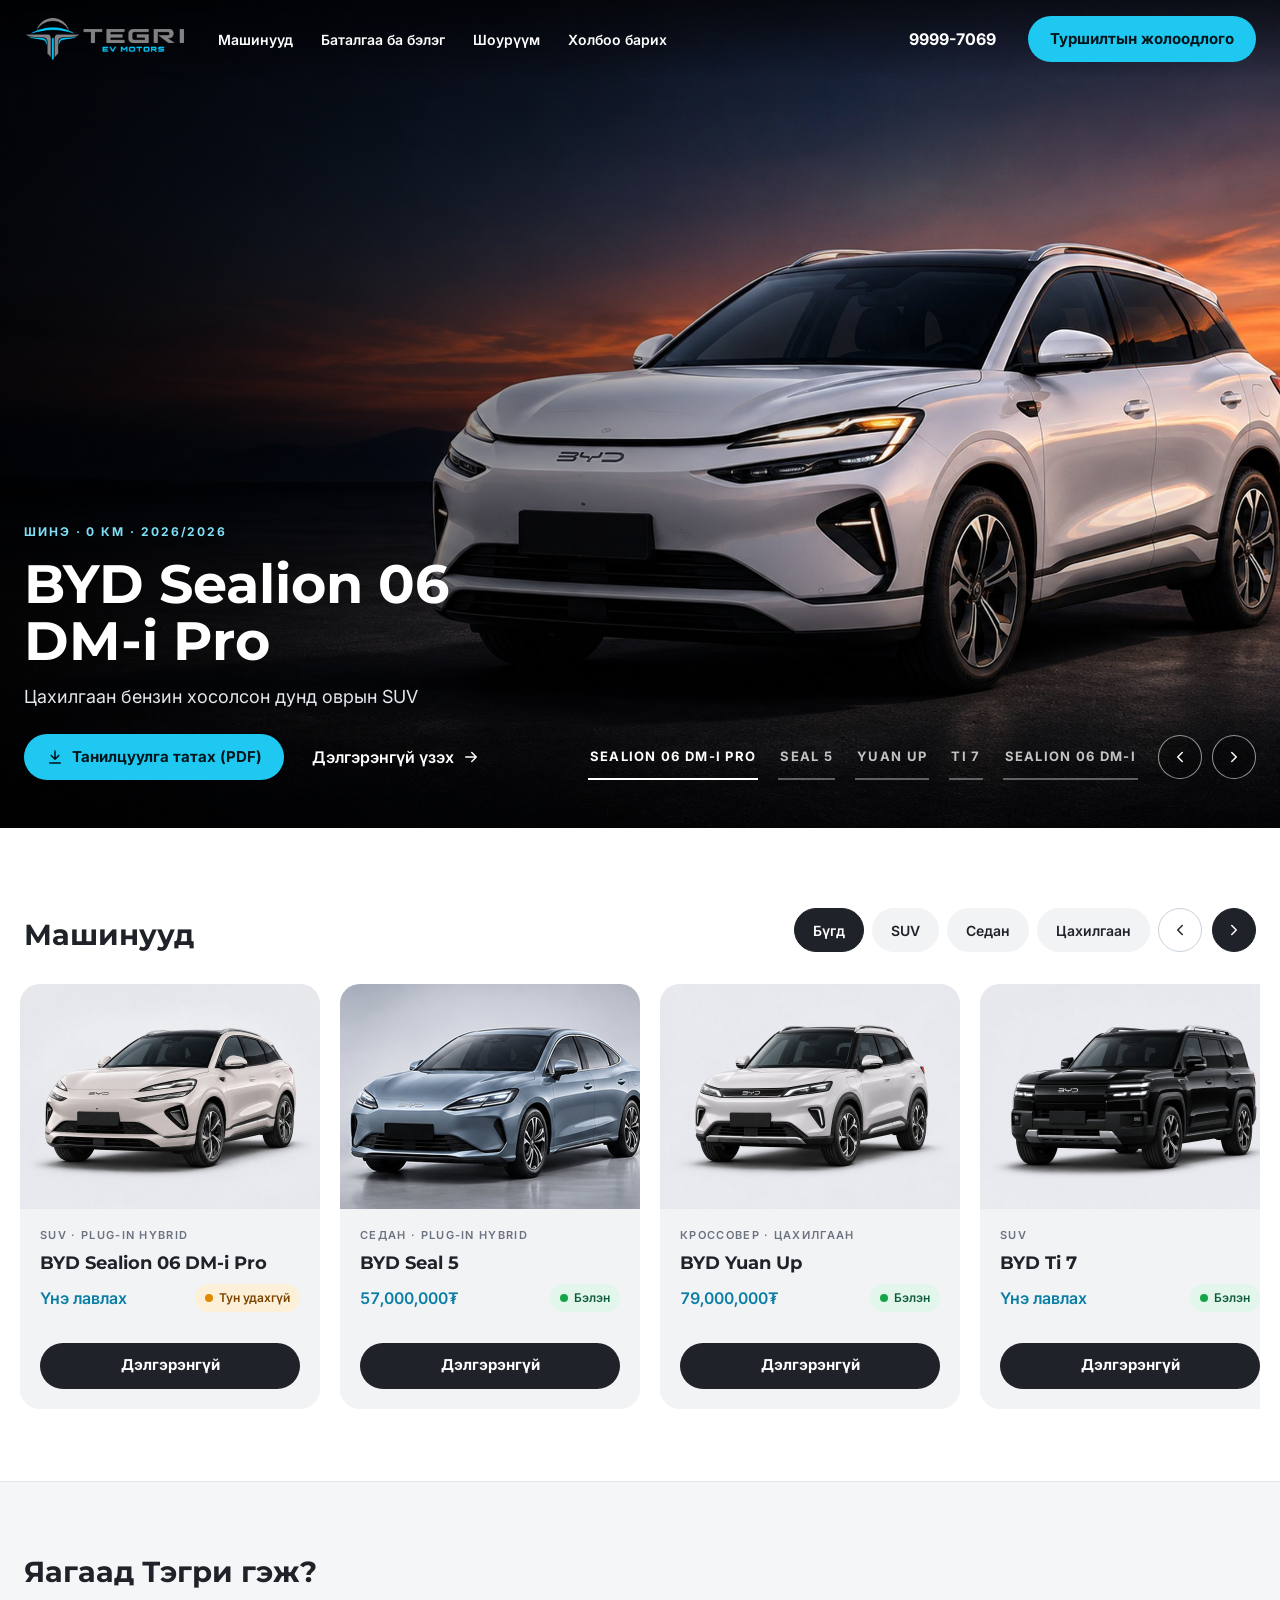
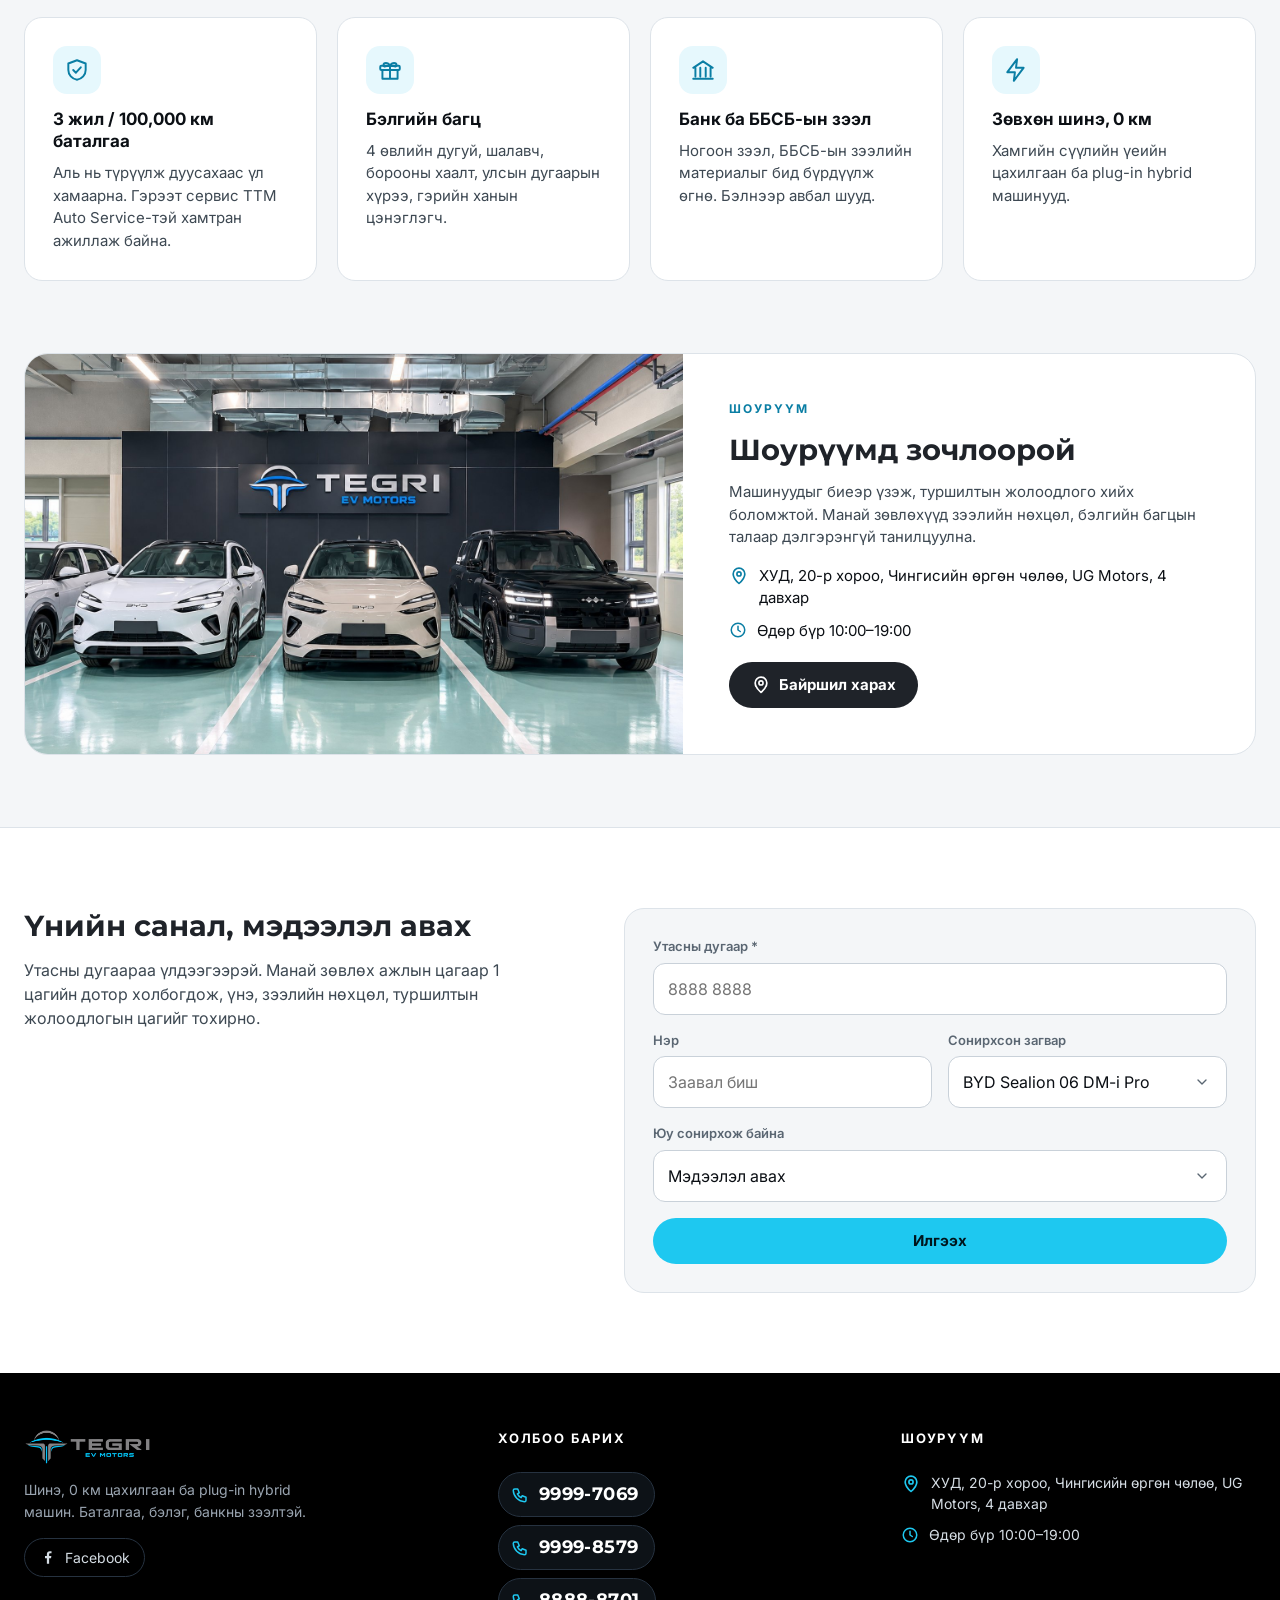
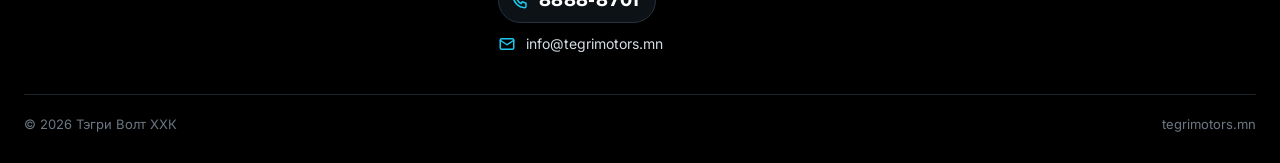
<file: website/index.html>
<!doctype html>
<html lang="mn">
<head>
<meta charset="utf-8">
<meta name="viewport" content="width=device-width, initial-scale=1, viewport-fit=cover">
<title>Tegri Motors — Шинэ цахилгаан, plug-in hybrid машин | Улаанбаатар</title>
<meta name="description" content="BYD Seal 5, Sealion 06, Yuan Up, Ti 7 — шинэ, 0 км. 3 жил / 100,000 км баталгаа, бэлгийн багц, банк ба ББСБ-ын зээл. Tegri Motors, Улаанбаатар.">
<meta property="og:title" content="Tegri Motors — шинэ цахилгаан машин">
<meta property="og:description" content="Шинэ, 0 км BYD машинууд. Баталгаа, бэлэг, зээлийн боломжтой.">
<meta property="og:image" content="assets/img/sealion06-pro-desktop.jpg">
<meta name="theme-color" content="#000000">
<link rel="icon" href="assets/img/logo.png">
<link rel="preconnect" href="https://fonts.googleapis.com">
<link rel="preconnect" href="https://fonts.gstatic.com" crossorigin>
<link href="https://fonts.googleapis.com/css2?family=Montserrat:wght@600;700;800&family=Inter:wght@400;500;600;700&display=swap" rel="stylesheet">
<link rel="stylesheet" href="assets/style.css?v=9">
</head>
<body>
<main>
<section class="hero" id="hero" aria-label="Онцлох машинууд"></section>
<section class="cars" id="cars" aria-label="Машинууд"></section>
<section class="why" id="why" aria-labelledby="why-h">
<div class="wrap">
<h2 class="h2" id="why-h">Яагаад Тэгри гэж?</h2>
<div class="grid4">
<div class="box"><span class="box-ic" aria-hidden="true"><svg width="26" height="26" viewBox="0 0 24 24" fill="none" stroke="currentColor" stroke-width="1.8" stroke-linecap="round" stroke-linejoin="round"><path d="M12 3l8 3v6c0 4.5-3.4 8.3-8 9-4.6-.7-8-4.5-8-9V6z"/><path d="M8.5 12l2.5 2.5 4.5-5"/></svg></span><h3>3 жил / 100,000 км баталгаа</h3><p>Аль нь түрүүлж дуусахаас үл хамаарна. Гэрээт сервис TTM Auto Service-тэй хамтран ажиллаж байна.</p></div>
<div class="box"><span class="box-ic" aria-hidden="true"><svg width="26" height="26" viewBox="0 0 24 24" fill="none" stroke="currentColor" stroke-width="1.8" stroke-linecap="round" stroke-linejoin="round"><rect x="3" y="8" width="18" height="4" rx="1"/><path d="M5 12v8h14v-8M12 8v12M12 8c-2-3.5-6-3-6-.5S9 8 12 8zm0 0c2-3.5 6-3 6-.5S15 8 12 8z"/></svg></span><h3>Бэлгийн багц</h3><p>4 өвлийн дугуй, шалавч, борооны хаалт, улсын дугаарын хүрээ, гэрийн ханын цэнэглэгч.</p></div>
<div class="box"><span class="box-ic" aria-hidden="true"><svg width="26" height="26" viewBox="0 0 24 24" fill="none" stroke="currentColor" stroke-width="1.8" stroke-linecap="round" stroke-linejoin="round"><path d="M3 10l9-6 9 6M5 10v8M9.5 10v8M14.5 10v8M19 10v8M3 20h18"/></svg></span><h3>Банк ба ББСБ-ын зээл</h3><p>Ногоон зээл, ББСБ-ын зээлийн материалыг бид бүрдүүлж өгнө. Бэлнээр авбал шууд.</p></div>
<div class="box"><span class="box-ic" aria-hidden="true"><svg width="26" height="26" viewBox="0 0 24 24" fill="none" stroke="currentColor" stroke-width="1.8" stroke-linecap="round" stroke-linejoin="round"><path d="M13 2L4 14h7l-1 8 9-12h-7z"/></svg></span><h3>Зөвхөн шинэ, 0 км</h3><p>Хамгийн сүүлийн үеийн цахилгаан ба plug-in hybrid машинууд.</p></div>
</div>
</div>
</section>
<section class="showroom" id="showroom" aria-labelledby="showroom-h"></section>
<section class="contact" id="contact" aria-labelledby="contact-h"></section>
</main>
<script src="assets/config.js?v=9"></script>
<script src="assets/fallback.js?v=9"></script>
<script src="assets/app.js?v=9"></script>
<script>TegriSite.start('home');</script>
</body>
</html>
</file>
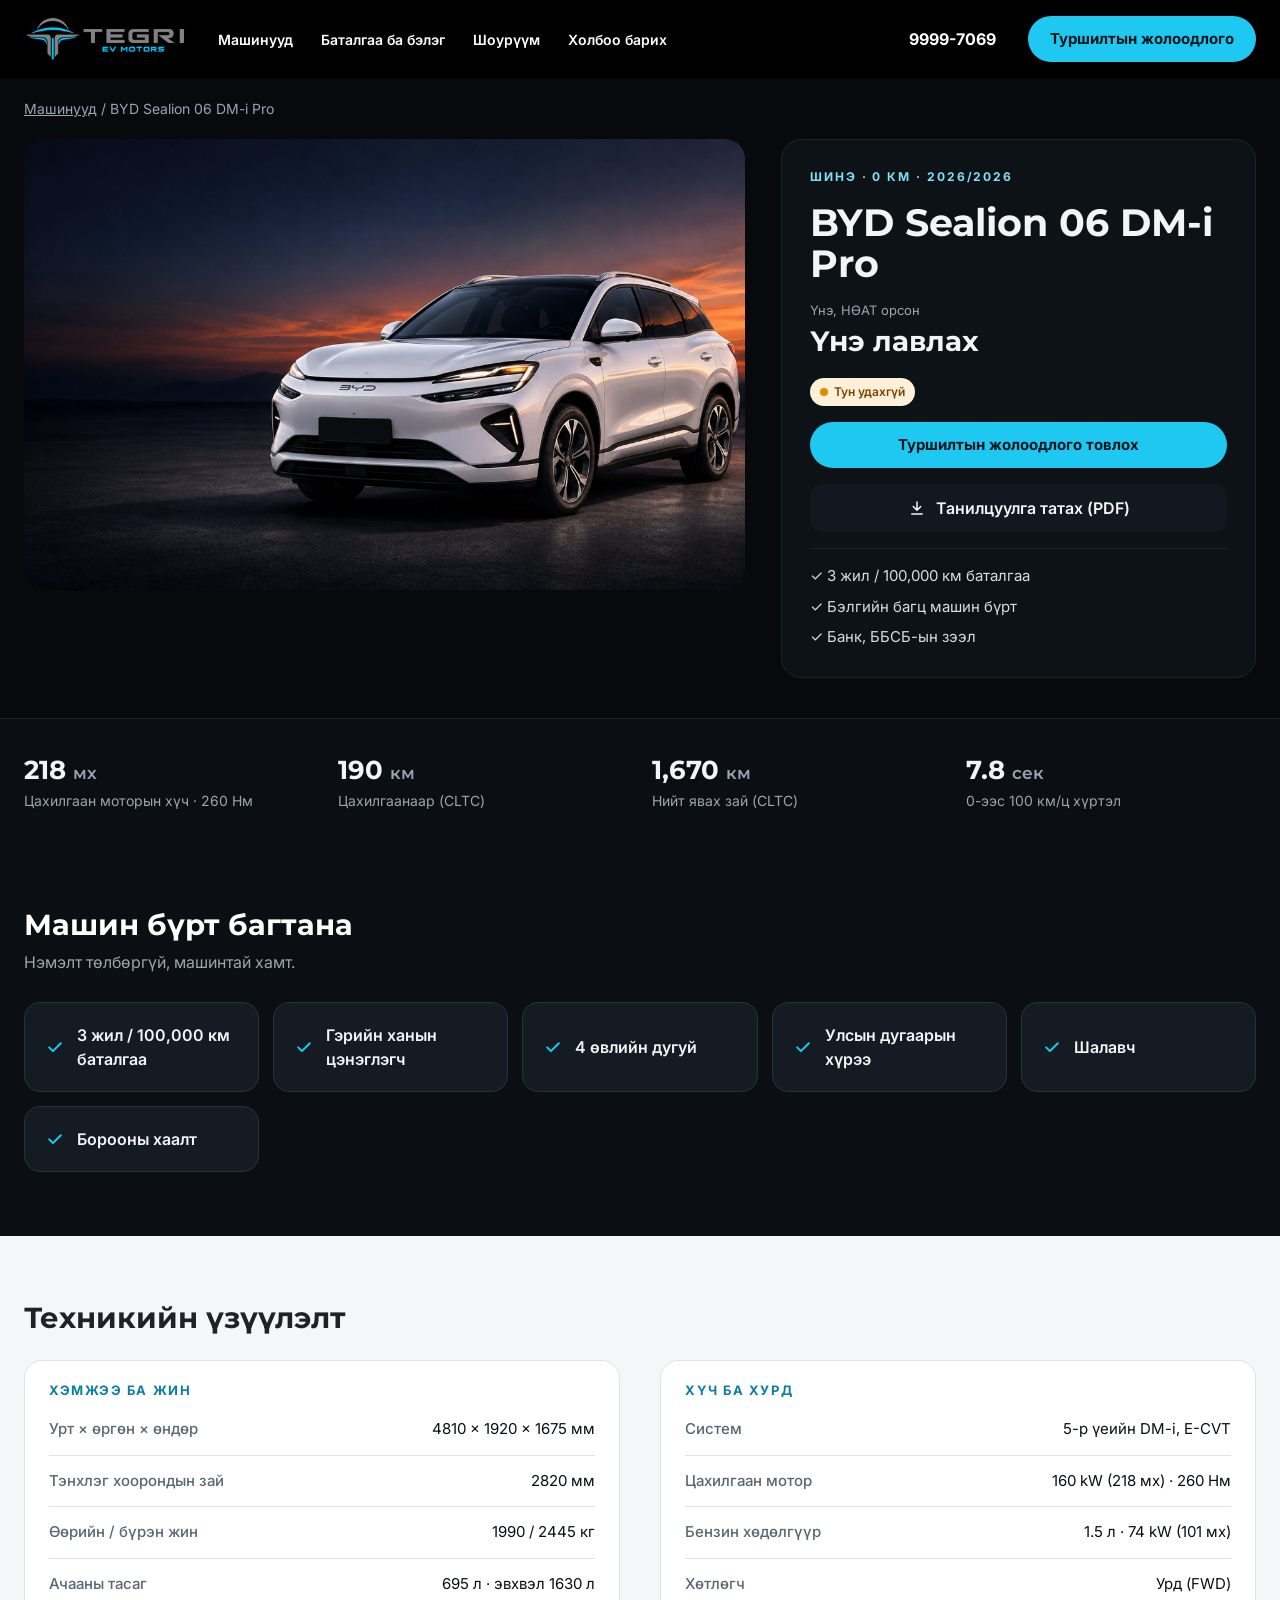
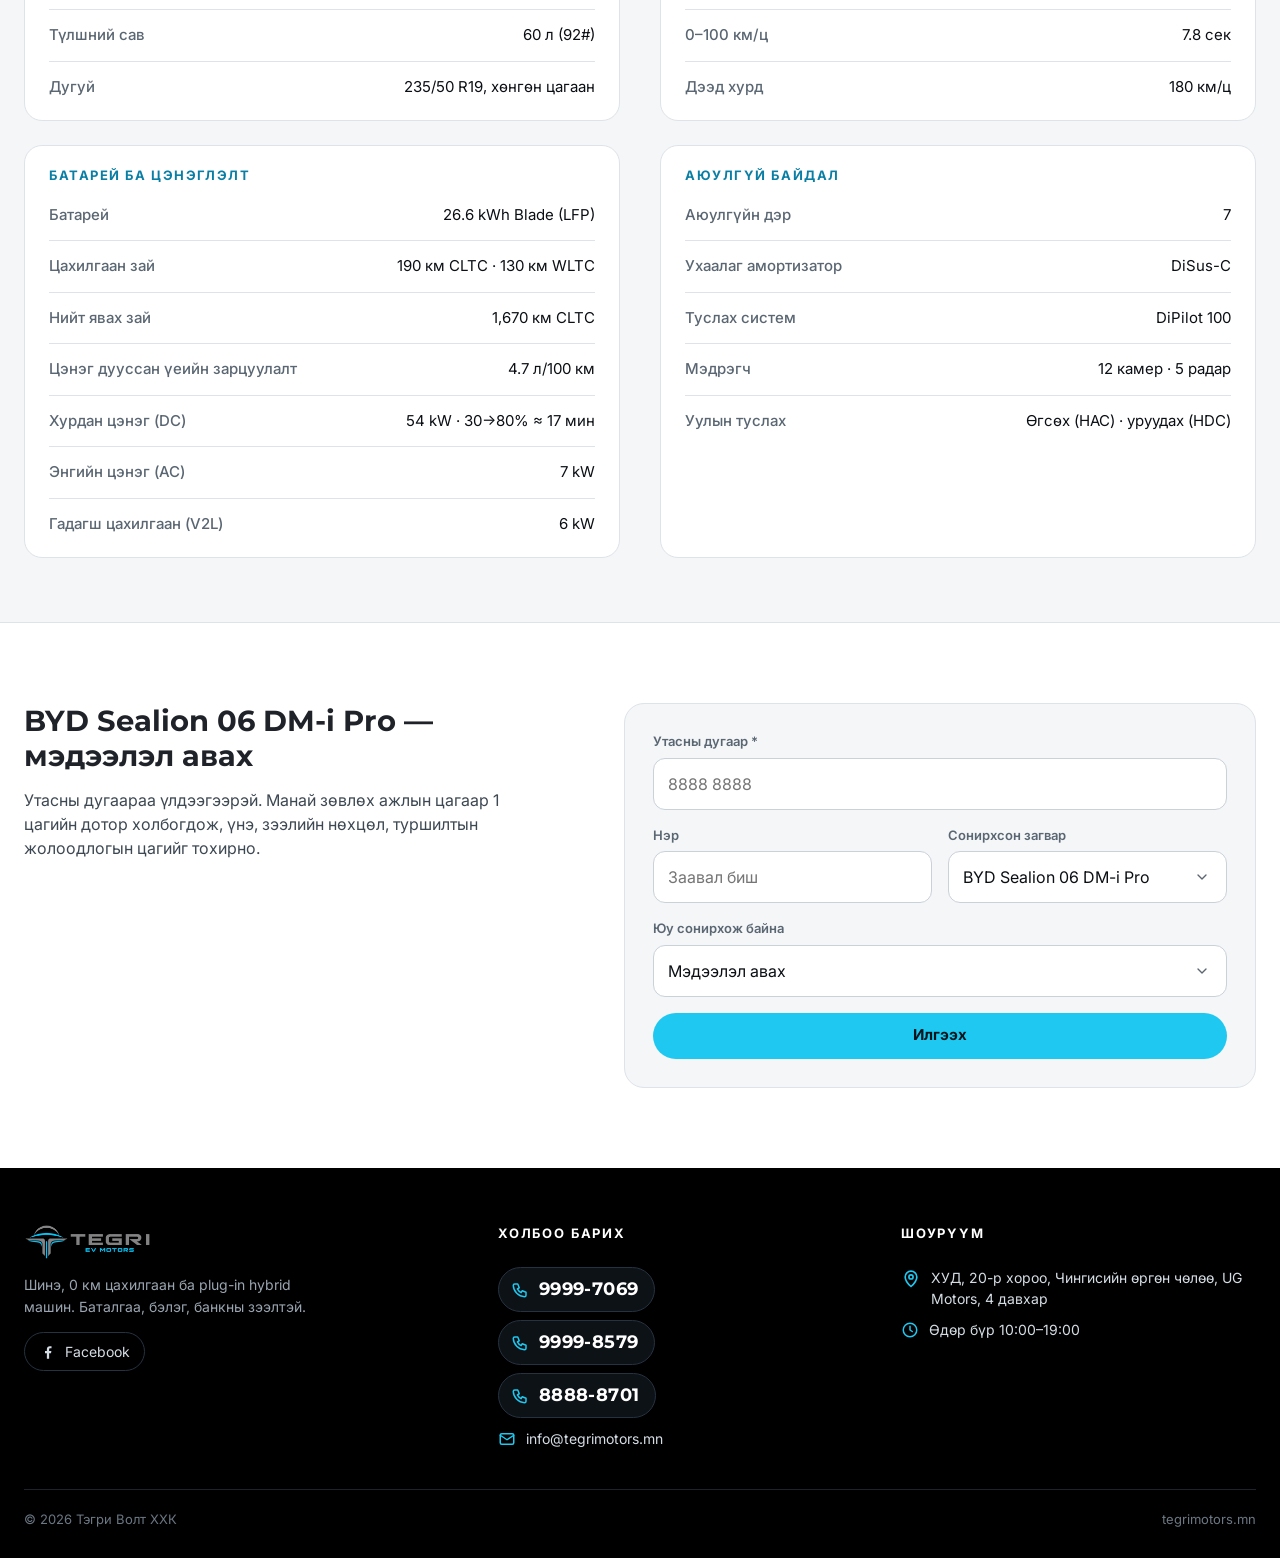
<file: website/car.html>
<!doctype html>
<html lang="mn">
<head>
<meta charset="utf-8">
<meta name="viewport" content="width=device-width, initial-scale=1, viewport-fit=cover">
<title>Машин — Tegri Motors</title>
<meta name="description" content="Tegri Motors — шинэ, 0 км машин, зээлийн тооцоолуур, баталгаа ба бэлэг.">
<meta name="theme-color" content="#000000">
<link rel="icon" href="assets/img/logo.png">
<link rel="preconnect" href="https://fonts.googleapis.com">
<link rel="preconnect" href="https://fonts.gstatic.com" crossorigin>
<link href="https://fonts.googleapis.com/css2?family=Montserrat:wght@600;700;800&family=Inter:wght@400;500;600;700&display=swap" rel="stylesheet">
<link rel="stylesheet" href="assets/style.css?v=9">
</head>
<body>
<main id="main"><div class="wrap" style="padding:120px 24px;color:#5a6672">Ачаалж байна…</div></main>
<script src="assets/config.js?v=9"></script>
<script src="assets/fallback.js?v=9"></script>
<script src="assets/app.js?v=9"></script>
<script>TegriSite.start('car');</script>
</body>
</html>
</file>
<file: website/assets/style.css>
:root{
  --black:#000;--ink:#0b0f14;--charcoal:#1f2329;--bg:#f4f6f8;--white:#fff;--grey:#f2f3f5;
  --line:#dde3e9;--line2:#c9d1d9;--muted:#5a6672;--text2:#3d4852;
  --cyan:#1ec8f0;--cyan-ink:#00151c;--cyan-text:#0a7ea4;--cyan-soft:#e6f8fd;--cyan-line:#9fe1f2;
  --dark-card:#141b23;--dark-line:#263240;--dark-muted:#9aa5b1;
  --ok-bg:#e3f6ec;--ok:#0f5e39;--ok-dot:#16a34a;--soon-bg:#fdf0d9;--soon:#7a4300;--soon-dot:#e08a00;
  --r:18px;--max:1280px;
  --head:Montserrat,Inter,system-ui,sans-serif;--body:Inter,system-ui,sans-serif;
}
*{box-sizing:border-box}
html{-webkit-text-size-adjust:100%;scroll-behavior:smooth}
body{margin:0;background:var(--bg);color:var(--ink);font-family:var(--body);font-size:16px;line-height:1.5;overflow-x:hidden}
img{max-width:100%;display:block}
a{color:var(--cyan-text)}
button,input,select,textarea{font:inherit}
input,select,textarea{font-size:16px}
.wrap{max-width:var(--max);margin:0 auto;padding:0 24px}
.h2{margin:0;font-family:var(--head);font-weight:700;font-size:clamp(24px,2.3vw,32px);line-height:1.2;color:var(--charcoal)}
.lead{margin:8px 0 0;color:var(--muted)}
.btn{display:inline-flex;align-items:center;justify-content:center;gap:8px;min-height:46px;padding:0 22px;border-radius:999px;font-weight:700;font-size:15px;text-decoration:none;border:0;cursor:pointer;white-space:nowrap}
.btn-cyan{background:var(--cyan);color:var(--cyan-ink)}
.btn-cyan:hover{background:#4dd6f5}
.btn-dark{background:var(--charcoal);color:#fff}
.btn-dark:hover{background:#000}
.btn-ghost{background:#fff;color:var(--charcoal);border:1px solid var(--line2)}
.btn-ghost-light{background:transparent;color:#fff;border:1px solid rgba(255,255,255,.6)}
.btn-block{width:100%}
.sr{position:absolute;width:1px;height:1px;overflow:hidden;clip:rect(0 0 0 0);white-space:nowrap}
:focus-visible{outline:3px solid var(--cyan);outline-offset:2px}

/* Header */
.hdr{position:fixed;top:0;left:0;right:0;z-index:20;color:#fff;background:linear-gradient(180deg,rgba(0,0,0,.6),rgba(0,0,0,0));transition:background-color .2s,box-shadow .2s}
.hdr.scrolled{background:#000;box-shadow:0 1px 0 #1c232b}
.hdr.solid{position:sticky;background:#000}
.hdr-in{display:flex;align-items:center;gap:16px 32px;padding:16px 24px;max-width:var(--max);margin:0 auto}
.hdr-logo img{height:46px;width:auto}
.nav{display:flex;gap:28px;flex:1}
.nav a{color:#fff;text-decoration:none;font-weight:600;font-size:14px}
.nav a:hover{color:var(--cyan)}
.hdr-phone{color:#fff;text-decoration:none;font-weight:700}
.menu-btn{display:none;width:44px;height:44px;margin-left:auto;border-radius:12px;border:1px solid rgba(255,255,255,.45);background:rgba(0,0,0,.2);color:#fff;cursor:pointer;align-items:center;justify-content:center}
.drawer{display:none;position:fixed;inset:0;z-index:50;background:#000;color:#fff;padding:14px 16px 24px;flex-direction:column;gap:2px;overflow-y:auto;overscroll-behavior:contain}
.drawer-top{display:flex;align-items:center;justify-content:space-between;margin-bottom:12px}
.drawer-top img{height:34px;width:auto}
html.lock,html.lock body{overflow:hidden;touch-action:none}
.drawer.open{display:flex}
.drawer a{color:#fff;text-decoration:none;font-size:18px;font-weight:600;padding:14px 0;border-bottom:1px solid #1c232b}
.drawer .close{width:44px;height:44px;border-radius:12px;border:1px solid #444;background:none;color:#fff;font-size:24px;cursor:pointer}

/* Hero */
.hero{position:relative;height:92vh;min-height:620px;max-height:920px;background:#000;color:#fff;overflow:hidden;display:flex;align-items:flex-end}
.hero picture,.hero picture img{position:absolute;inset:0;width:100%;height:100%;object-fit:cover}
.hero::after{content:"";position:absolute;inset:0;background:linear-gradient(90deg,rgba(0,0,0,.72),rgba(0,0,0,.35) 45%,rgba(0,0,0,0) 70%),linear-gradient(0deg,rgba(0,0,0,.65),rgba(0,0,0,0) 40%);pointer-events:none}
.hero-noimg{position:absolute;inset:0;background:radial-gradient(ellipse at 70% 60%,#1b2633,#05080b 70%)}
.hero-in{position:relative;z-index:2;width:100%;max-width:var(--max);margin:0 auto;padding:0 24px 48px;display:flex;flex-wrap:wrap;align-items:flex-end;justify-content:space-between;gap:28px}
.hero-txt{flex:1 1 420px;min-width:0;display:flex;flex-direction:column;gap:14px}
.kicker{margin:0;font-size:12px;letter-spacing:.16em;text-transform:uppercase;color:#7fe0f7;font-weight:700}
.hero h1{margin:0;font-family:var(--head);font-weight:700;font-size:clamp(34px,4.2vw,58px);line-height:1.06}
.hero-sub{margin:0;font-size:18px;color:#e3e8ec;max-width:540px}
.hero-price{margin:0;font-family:var(--head);font-weight:700;font-size:22px}
.hero-cta{display:flex;flex-wrap:wrap;align-items:center;gap:12px 28px;margin-top:10px}
.link-arrow{color:#fff;text-decoration:none;font-weight:600;display:inline-flex;align-items:center;gap:8px}
.hero-nav{display:flex;flex-wrap:wrap;align-items:center;gap:6px 20px}
.tabs{display:flex;flex-wrap:wrap;gap:4px 20px}
.tab{background:none;border:0;border-bottom:2px solid rgba(255,255,255,.35);color:rgba(255,255,255,.75);padding:12px 2px;min-height:44px;font-size:13px;font-weight:700;letter-spacing:.1em;text-transform:uppercase;cursor:pointer}
.tab[aria-selected=true]{border-color:#fff;color:#fff}
.arrows{display:flex;gap:10px}
.arrow{width:44px;height:44px;border-radius:999px;border:1px solid rgba(255,255,255,.55);background:rgba(0,0,0,.25);color:#fff;cursor:pointer;display:inline-flex;align-items:center;justify-content:center}
.arrow.dark{border-color:var(--line2);background:#fff;color:var(--charcoal)}
.arrow.dark.fill{background:var(--charcoal);border-color:var(--charcoal);color:#fff}

/* Cars */
.cars{background:#fff;border-bottom:1px solid #e3e6ea;padding:80px 0 56px}
.cars-head{display:flex;flex-wrap:wrap;justify-content:space-between;align-items:flex-end;gap:16px;margin-bottom:28px}
.filters{display:flex;flex-wrap:wrap;gap:8px;align-items:center}
.chip{min-height:44px;padding:0 18px;border-radius:999px;border:1px solid var(--grey);background:var(--grey);color:var(--charcoal);font-weight:600;font-size:14px;cursor:pointer}
.chip[aria-pressed=true]{background:var(--charcoal);border-color:var(--charcoal);color:#fff}
.track{display:flex;gap:20px;overflow-x:auto;scroll-snap-type:x mandatory;scroll-behavior:smooth;padding:4px 4px 16px;margin:0 -4px}
.card{flex:0 0 300px;scroll-snap-align:start;background:var(--grey);border-radius:20px;overflow:hidden;display:flex;flex-direction:column}
.card-img{aspect-ratio:4/3;object-fit:cover;width:100%;background:#e4e7eb}
.card-ph{aspect-ratio:4/3;display:flex;align-items:center;justify-content:center;background:#e4e7eb;color:#7b8794;font-size:13px}
.card-body{padding:18px 20px 20px;display:flex;flex-direction:column;gap:8px;flex:1}
.card .price-row{margin:2px 0 6px}
.card-kind{font-size:11px;letter-spacing:.12em;text-transform:uppercase;color:#6b7280;font-weight:600}
.card h3{margin:0;font-family:var(--head);font-weight:700;font-size:18px;line-height:1.25;color:var(--charcoal)}
.price-row{display:flex;flex-wrap:wrap;align-items:center;justify-content:space-between;gap:8px 10px}
.price{margin:0;font-family:var(--body);font-weight:600;font-size:16px;color:var(--cyan-text);font-variant-numeric:tabular-nums}
.status{display:inline-flex;align-items:center;gap:6px;font-size:12px;font-weight:600;padding:5px 10px;border-radius:999px;background:var(--soon-bg);color:var(--soon)}
.status::before{content:"";width:8px;height:8px;border-radius:999px;background:var(--soon-dot)}
.status.ok{background:var(--ok-bg);color:var(--ok)}
.status.ok::before{background:var(--ok-dot)}
.card .btn{margin-top:auto}
.swipe-hint{display:none;margin:8px 0 0;font-size:13px;color:#6b7280}

/* Why */
.why{padding:72px 0}
.grid4{display:grid;grid-template-columns:repeat(auto-fit,minmax(240px,1fr));gap:20px;margin-top:28px}
.box{background:#fff;border:1px solid var(--line);border-radius:var(--r);padding:28px;display:flex;flex-direction:column;gap:10px}
.box h3{margin:0;font-size:17px;line-height:1.3}
.box-ic{width:48px;height:48px;border-radius:14px;background:var(--cyan-soft);color:var(--cyan-text);display:inline-flex;align-items:center;justify-content:center;margin-bottom:4px}
.box p{margin:0;color:var(--text2);font-size:15px}

/* Showroom */
.showroom{padding:0 0 72px}
.sr-box{display:grid;grid-template-columns:minmax(0,1.15fr) minmax(0,1fr);background:#fff;border:1px solid var(--line);border-radius:24px;overflow:hidden}
.sr-img{min-height:340px;background:#e4e7eb;position:relative}
.sr-img img{position:absolute;inset:0;width:100%;height:100%;object-fit:cover;object-position:center 60%}
.sr-ph{position:absolute;inset:0;display:flex;flex-direction:column;align-items:center;justify-content:center;gap:8px;color:#7b8794;font-size:14px;background:linear-gradient(135deg,#e9edf1,#d9dfe5)}
.sr-ph svg{width:36px;height:36px}
.sr-txt{padding:clamp(24px,3.6vw,48px);display:flex;flex-direction:column;gap:14px;align-items:flex-start;justify-content:center}
.sr-txt p{margin:0;color:var(--text2);font-size:15px}
.eyebrow{font-size:12px;letter-spacing:.16em;text-transform:uppercase;color:var(--cyan-text);font-weight:700}
.sr-meta{margin:2px 0 6px;padding:0;list-style:none;display:flex;flex-direction:column;gap:10px;font-size:15px;color:var(--ink)}
.sr-meta li{display:flex;gap:10px;align-items:flex-start}
.sr-meta svg{flex:none;color:var(--cyan-text);margin-top:1px}

/* Forms */
.contact{background:#fff;border-top:1px solid var(--line);padding:80px 0}
.contact-in{display:flex;flex-wrap:wrap;gap:48px}
.contact-txt{flex:1 1 360px;min-width:0;display:flex;flex-direction:column;gap:14px}
.contact-txt p{margin:0;color:var(--text2);font-size:16px;max-width:520px}
.contact-meta{display:flex;flex-direction:column;gap:8px;color:#2b343d;font-size:15px;margin-top:8px}
.form{flex:1 1 440px;min-width:0;background:var(--bg);border:1px solid var(--line);border-radius:20px;padding:28px;display:grid;grid-template-columns:repeat(2,minmax(0,1fr));gap:16px}
.field{display:flex;flex-direction:column;gap:6px;min-width:0}
.field.full{grid-column:1/-1}
.field label,.legend{font-size:13px;color:var(--muted);font-weight:600}
.field input,.field select,.field textarea{background:#fff;border:1px solid var(--line2);color:var(--ink);border-radius:12px;padding:13px 14px;width:100%}
.field textarea{resize:vertical;min-height:90px}
.field select{-webkit-appearance:none;appearance:none;padding-right:44px;background-image:url("data:image/svg+xml,%3Csvg xmlns='http://www.w3.org/2000/svg' width='16' height='16' viewBox='0 0 24 24' fill='none' stroke='%235a6672' stroke-width='2' stroke-linecap='round' stroke-linejoin='round'%3E%3Cpath d='M6 9l6 6 6-6'/%3E%3C/svg%3E");background-repeat:no-repeat;background-position:right 16px center;background-size:16px}
.err{color:#c2410c;font-size:13px}
.radios{display:flex;flex-wrap:wrap;gap:10px;border:0;padding:0;margin:0}
.radios label{display:inline-flex;align-items:center;gap:8px;border:1px solid var(--line2);border-radius:999px;padding:10px 16px;cursor:pointer;background:#fff;font-size:15px;color:var(--ink)}
.done{grid-column:1/-1;background:var(--cyan-soft);border:1px solid var(--cyan-line);border-radius:14px;padding:20px}
.done h3{margin:0 0 6px}
.done p{margin:0;color:var(--text2)}

/* Footer */
.ftr{background:#000;color:var(--dark-muted);font-size:14px;padding:56px 0 28px}
.ftr-grid{display:grid;grid-template-columns:minmax(0,1.2fr) minmax(0,1fr) minmax(0,1fr);gap:36px 48px}
.ftr-brand{display:flex;flex-direction:column;gap:14px;align-items:flex-start}
.ftr-brand img{height:36px;width:auto}
.ftr-brand p{margin:0;max-width:320px;line-height:1.6}
.ftr h3{margin:0 0 14px;color:#fff;font-size:13px;letter-spacing:.14em;text-transform:uppercase;font-weight:700}
.ftr-col{display:flex;flex-direction:column;gap:10px;min-width:0}
.ftr-phones{display:flex;flex-direction:column;gap:8px}
.ftr-phone{display:inline-flex;align-items:center;gap:10px;align-self:flex-start;color:#fff;text-decoration:none;font-family:var(--head);font-weight:700;font-size:18px;letter-spacing:.02em;padding:8px 16px 8px 12px;border:1px solid #263240;border-radius:999px;background:#0d1217}
.ftr-phone svg{color:var(--cyan)}
.ftr-phone:hover{border-color:var(--cyan)}
.ftr-line{display:flex;align-items:flex-start;gap:10px;color:#d5dde4;text-decoration:none;line-height:1.5;word-break:break-word}
.ftr-line svg{flex:none;color:var(--cyan);margin-top:2px}
a.ftr-line:hover span{text-decoration:underline}
.ftr-social{display:inline-flex;align-items:center;gap:8px;color:#d5dde4;text-decoration:none;padding:8px 14px;border:1px solid #263240;border-radius:999px}
.ftr-social:hover{border-color:var(--cyan);color:#fff}
.ftr-bottom{display:flex;flex-wrap:wrap;justify-content:space-between;gap:8px;margin-top:40px;padding-top:20px;border-top:1px solid #1c232b;font-size:13px;color:#6b7783}

/* Car page */
.crumbs{padding:20px 0 0;font-size:14px;color:var(--dark-muted)}
.crumbs a{color:var(--dark-muted)}
.top{background:#07090c;color:#f2f5f7;padding-bottom:40px}
.top-in{display:flex;flex-wrap:wrap;gap:36px;align-items:flex-start;padding-top:20px}
.gal{flex:1.4 1 560px;min-width:0;display:flex;flex-direction:column;gap:12px}
.gal-main{width:100%;aspect-ratio:16/10;object-fit:cover;border-radius:20px;background:#10161c}
.gal-ph{width:100%;aspect-ratio:16/10;border-radius:20px;background:#10161c;display:flex;align-items:center;justify-content:center;color:#5f6b77}
.thumbs{display:grid;grid-template-columns:repeat(4,minmax(0,1fr));gap:12px}
.thumb{padding:6px;border-radius:12px;cursor:pointer;background:#10161c;border:2px solid #1c232b;color:#f2f5f7;text-align:left}
.thumb[aria-pressed=true]{border-color:var(--cyan)}
.thumb img{width:100%;aspect-ratio:4/3;object-fit:cover;border-radius:8px}
.thumb span{display:block;padding:8px 0 2px;font-size:13px;font-weight:600}
.aside{flex:1 1 360px;min-width:0;background:#0d1217;border:1px solid #1c232b;border-radius:20px;padding:28px;display:flex;flex-direction:column;gap:16px}
.aside h1{margin:0;font-family:var(--head);font-weight:700;font-size:clamp(28px,3vw,40px);line-height:1.08}
.aside .big{font-family:var(--head);font-size:28px;font-weight:700}
.aside .small{font-size:13px;color:var(--dark-muted)}
.aside .teaser-line{color:var(--cyan);font-size:15px}
.aside ul{margin:0;padding:16px 0 0;list-style:none;border-top:1px solid #1c232b;display:flex;flex-direction:column;gap:8px;color:#d5dde4;font-size:15px}
.dl-btn{display:flex;align-items:center;justify-content:center;gap:10px;color:#f2f5f7;text-decoration:none;font-weight:600;padding:12px;border-radius:12px;background:#11181f;min-height:48px}
.keyspecs{background:#0b0f14;color:#f2f5f7;border-top:1px solid #1c232b}
.keyspecs-in{display:grid;grid-template-columns:repeat(auto-fit,minmax(180px,1fr));gap:24px;padding:32px 24px}
.ks-v{font-family:var(--head);font-size:26px;font-weight:700}
.ks-v small{font-size:17px;color:var(--dark-muted);font-weight:600}
.ks-l{font-size:14px;color:var(--dark-muted)}
.calc{padding:80px 0 48px}
.banks{display:grid;grid-template-columns:repeat(auto-fit,minmax(190px,1fr));gap:12px;margin:24px 0 20px}
.bank{display:flex;align-items:center;gap:12px;padding:12px 16px;min-height:72px;border-radius:16px;cursor:pointer;background:#fff;border:2px solid var(--line);text-align:left}
.bank[aria-selected=true]{border-color:var(--cyan);box-shadow:0 0 0 4px var(--cyan-soft)}
.bank-mark{flex:none;width:44px;height:44px;border-radius:12px;display:flex;align-items:center;justify-content:center;font-family:var(--head);font-weight:800;background:#eef1f4;color:var(--text2);overflow:hidden}
.bank-mark img{width:100%;height:100%;object-fit:contain;background:#fff}
.bank[aria-selected=true] .bank-mark{background:var(--ink);color:#fff}
.bank-name{font-weight:700;font-size:15px;line-height:1.25;color:var(--ink)}
.calc-grid{display:flex;flex-wrap:wrap;gap:20px}
.panel{flex:1 1 280px;min-width:0;background:#fff;border:1px solid var(--line);border-radius:20px;padding:24px;display:flex;flex-direction:column;gap:14px}
.panel h3{margin:0;font-size:17px}
.kv{margin:0;display:grid;grid-template-columns:repeat(2,minmax(0,1fr));gap:10px 12px;font-size:15px}
.kv dt{color:var(--muted)}
.kv dd{margin:0;text-align:right;font-weight:600}
.notes{margin:0;padding:12px 0 0 18px;border-top:1px solid var(--line);color:var(--text2);font-size:14px}
.opts{display:flex;flex-wrap:wrap;gap:8px}
.opt{min-height:44px;padding:0 16px;border-radius:999px;border:1px solid var(--line2);background:#fff;color:#2b343d;font-weight:600;font-size:14px;cursor:pointer}
.opt[aria-pressed=true]{background:var(--cyan);border-color:var(--cyan);color:var(--cyan-ink)}
.result{flex:1 1 300px;min-width:0;background:var(--cyan-soft);border:1px solid var(--cyan-line);border-radius:20px;padding:24px;display:flex;flex-direction:column;gap:14px}
.result .kv dt{color:#0e5b70}
.monthly{font-family:var(--head);font-size:clamp(28px,2.8vw,38px);font-weight:700;color:var(--cyan-text);line-height:1.1}
.fine{margin:0;font-size:13px;color:var(--muted)}
.loanform{background:#fff;border:1px solid var(--cyan-line);border-radius:16px;padding:16px;display:flex;flex-direction:column;gap:10px}
.loanform input{background:#fff;border:1px solid var(--line2);border-radius:12px;padding:12px;width:100%}
.gifts{background:#0b0f14;color:#f2f5f7;padding:64px 0}
.gifts p{color:var(--dark-muted);margin:8px 0 0}
.gift-grid{display:grid;grid-template-columns:repeat(auto-fit,minmax(200px,1fr));gap:14px;margin-top:28px}
.gift{background:var(--dark-card);border:1px solid var(--dark-line);border-radius:16px;padding:20px;font-weight:600;display:flex;align-items:center;gap:12px}
.specs{padding:64px 0}
.specs-in{display:flex;flex-wrap:wrap;gap:32px}
.specs table{width:100%;border-collapse:collapse;font-size:15px}
.spec-groups{display:grid;grid-template-columns:repeat(2,minmax(0,1fr));gap:24px 40px;margin-top:24px}
.spec-group{background:#fff;border:1px solid var(--line);border-radius:18px;padding:20px 24px 8px}
.spec-group h3{margin:0 0 4px;font-size:13px;letter-spacing:.12em;text-transform:uppercase;color:var(--cyan-text)}
.spec-group tr:last-child th,.spec-group tr:last-child td{border-bottom:0}
@media (max-width:860px){.spec-groups{grid-template-columns:minmax(0,1fr);gap:14px}.spec-group{padding:16px 16px 4px}.specs table{font-size:14px}.specs th{padding:11px 12px 11px 0}.specs td{padding:11px 0}}
.specs th{text-align:left;font-weight:500;color:var(--muted);padding:14px 0;border-bottom:1px solid var(--line)}
.specs td{text-align:right;padding:14px 0;border-bottom:1px solid var(--line)}

@media (max-width:860px){
  .nav,.hdr-phone,.hdr-cta{display:none}
  .menu-btn{display:inline-flex}
  .hdr-in{padding:14px 16px}
  .hdr-logo img{height:34px}
  .wrap{padding:0 16px}
  .hero{height:640px;min-height:0;max-height:none}
  .hero::after{background:linear-gradient(0deg,rgba(0,0,0,.85),rgba(0,0,0,.45) 45%,rgba(0,0,0,0) 70%)}
  .hero-in{padding:0 16px 20px;gap:12px}
  .hero h1{font-size:28px}
  .h2{font-size:22px}
  body{font-size:15px}
  .kicker{font-size:11px}
  .btn{font-size:14px}
  .hero-sub{font-size:14px}
  .hero-price{font-size:19px}
  .hero-cta{display:grid;grid-template-columns:repeat(2,minmax(0,1fr));gap:10px;width:100%}
  .hero-cta .btn,.hero-cta .link-arrow{min-height:50px;justify-content:center;border:1px solid rgba(255,255,255,.6);border-radius:999px;padding:0 10px}
  .hero-cta .btn-cyan{border:0}
  .hero-nav{width:100%}
  .hero-nav .arrows{display:none}
  .tabs{flex-wrap:nowrap;overflow-x:auto;width:calc(100% + 32px);margin:0 -16px;padding:0 16px;gap:16px}
  .tab{flex:none;white-space:nowrap;font-size:12px}
  .cars{padding:36px 0 24px}
  .cars-head .arrows{display:none}
  .filters{flex-wrap:nowrap;overflow-x:auto;width:calc(100% + 32px);margin:0 -16px;padding:0 16px 4px}
  .chip{flex:none}
  .track{margin:0 -16px;padding:0 16px 8px;gap:12px;scroll-padding-left:16px}
  .card{flex-basis:290px}
  .swipe-hint{display:block}
  .why{padding:40px 0}
  .box-ic{width:42px;height:42px}
  .box{padding:18px}
  .contact{padding:48px 0}
  .form{grid-template-columns:minmax(0,1fr);padding:20px}
  .card h3{font-size:17px}
  .aside h1{font-size:26px}
  .aside .big{font-size:24px}
  .ks-v{font-size:22px}
  .contact-txt p,.sr-txt p,.box p{font-size:14px}
  .showroom{padding:0 0 40px}
  .sr-box{grid-template-columns:minmax(0,1fr)}
  .sr-img{min-height:220px}
  .sr-txt .btn{width:100%}
  .ftr{padding:40px 0 24px}
  .ftr-grid{grid-template-columns:minmax(0,1fr);gap:28px}
  .ftr-phone{font-size:17px}
  .thumbs{grid-template-columns:repeat(4,minmax(0,1fr));gap:8px}
  .thumb span{font-size:11px}
  .aside{padding:20px}
  .calc{padding:48px 0 32px}
  .banks{display:flex;overflow-x:auto;margin:16px -16px;padding:0 16px 4px}
  .bank{flex:none;min-height:56px;padding:8px 14px 8px 8px}
  .bank-mark{width:36px;height:36px}
  .bank-name{white-space:nowrap;font-size:14px}
  .opts .opt{flex:1 0 calc(25% - 8px)}
}

/* fixes */
.field.radios{flex-direction:row;flex-wrap:wrap}
.field.radios .legend{width:100%;margin-bottom:2px}
.field.radios label{font-size:15px;font-weight:500;color:var(--ink)}
.radios input{width:auto;margin:0}
.aside .status{align-self:flex-start}
.hero-cta .link-arrow{white-space:nowrap}
@media (max-width:860px){.hero-cta .link-arrow{font-size:15px}}
.monthly.range{font-size:clamp(24px,2.4vw,34px)}
section[id]{scroll-margin-top:72px}

.card-link{display:block}
.card h3 a{color:inherit;text-decoration:none}
.card h3 a:hover{color:var(--cyan-text)}
.card-link:hover .card-img{opacity:.92}
.calc-bar{display:none}
@media (max-width:860px){
  .calc-grid .p-opts{order:1}
  .calc-grid .result{order:2}
  .calc-grid .p-cond{order:3}
  .calc-bar{display:flex;position:fixed;left:0;right:0;top:72px;z-index:19;align-items:center;justify-content:space-between;gap:12px;padding:10px 16px;background:var(--cyan);color:var(--cyan-ink);text-decoration:none;box-shadow:0 6px 18px rgba(0,0,0,.18);transform:translateY(-100%);opacity:0;transition:transform .25s,opacity .2s;pointer-events:none}
  .calc-bar.show{transform:none;opacity:1;pointer-events:auto}
  .cb-l{font-size:12px;font-weight:600;color:#063845;min-width:0;overflow:hidden;text-overflow:ellipsis;white-space:nowrap}
  .cb-v{font-family:var(--head);font-weight:700;font-size:17px;color:#000;white-space:nowrap}
}
.opt{white-space:nowrap}
@media (max-width:860px){.opts .opt{padding:0 8px}}
@media (max-width:860px){.keyspecs-in{grid-template-columns:repeat(2,minmax(0,1fr));gap:18px 16px;padding:24px 16px}.ks-l{font-size:12px}}
.cb-l small{display:block;font-size:11px;font-weight:500;opacity:.8}
</file>
